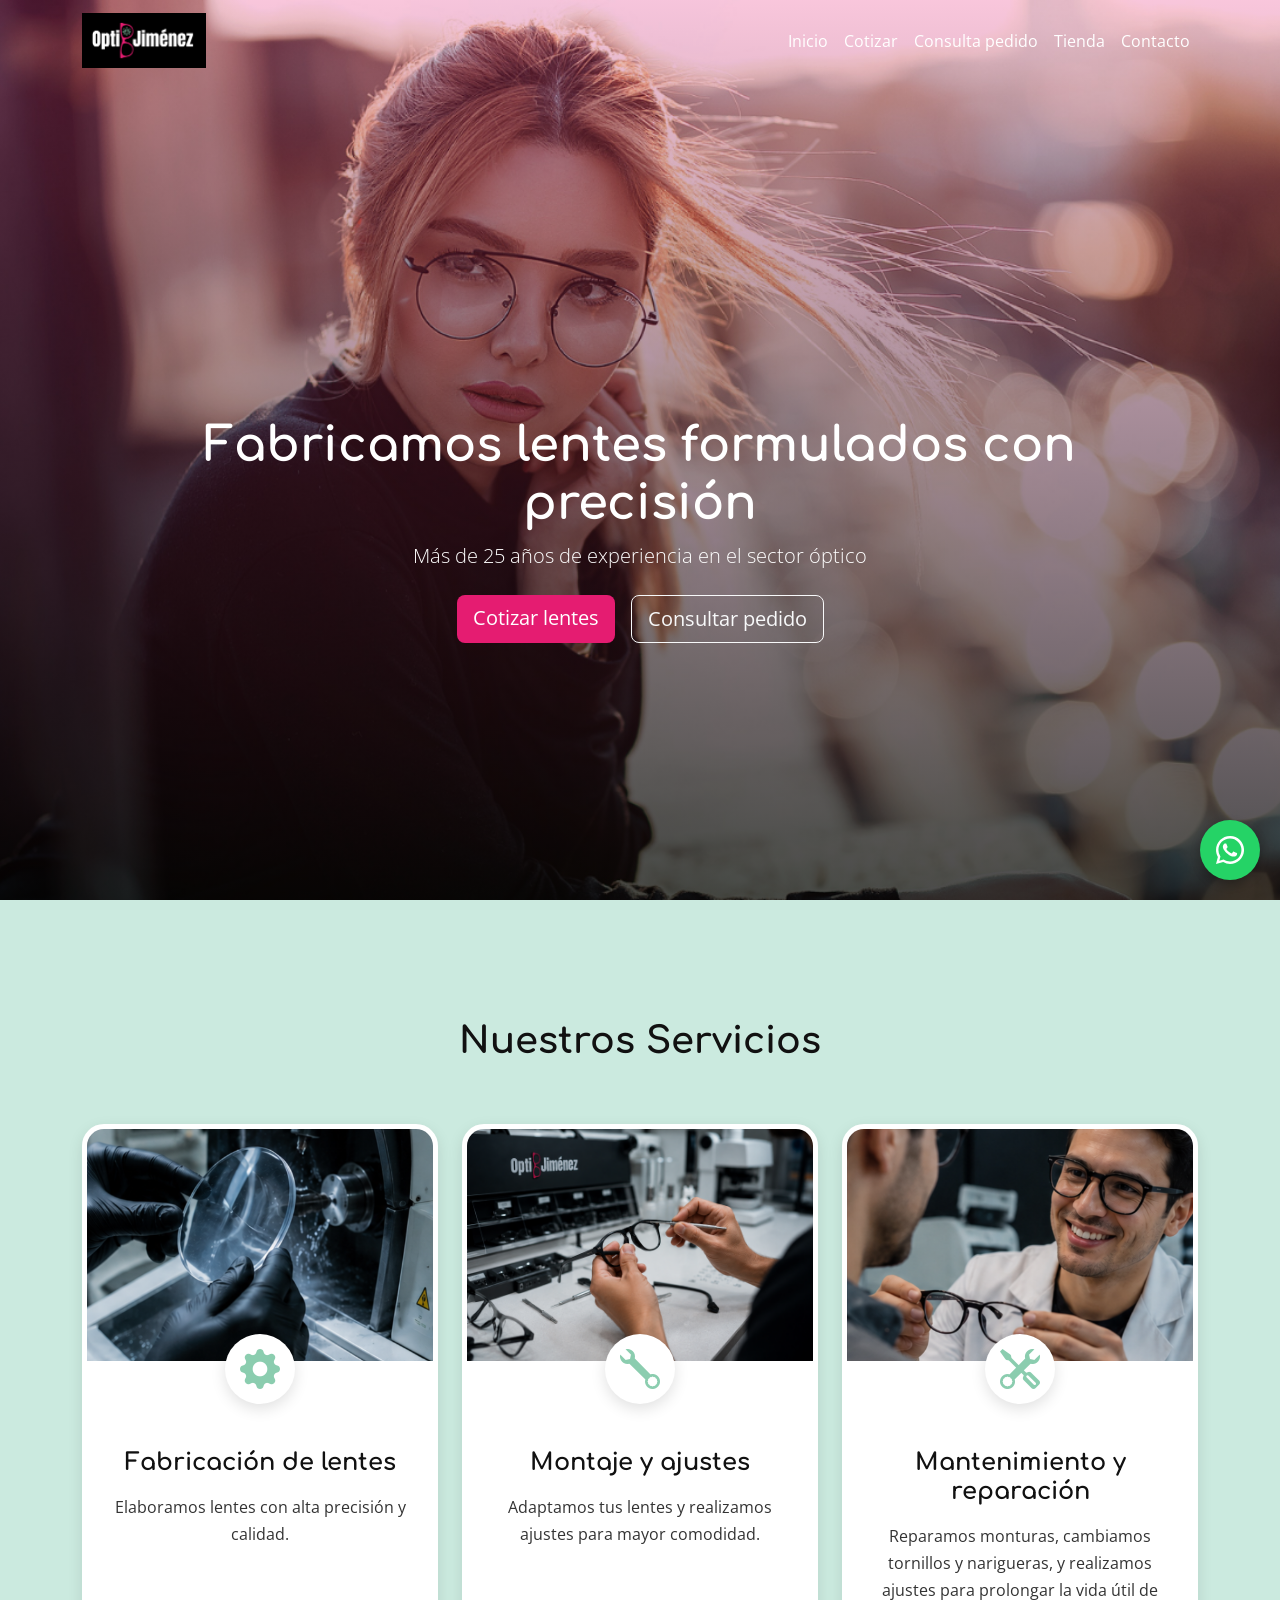
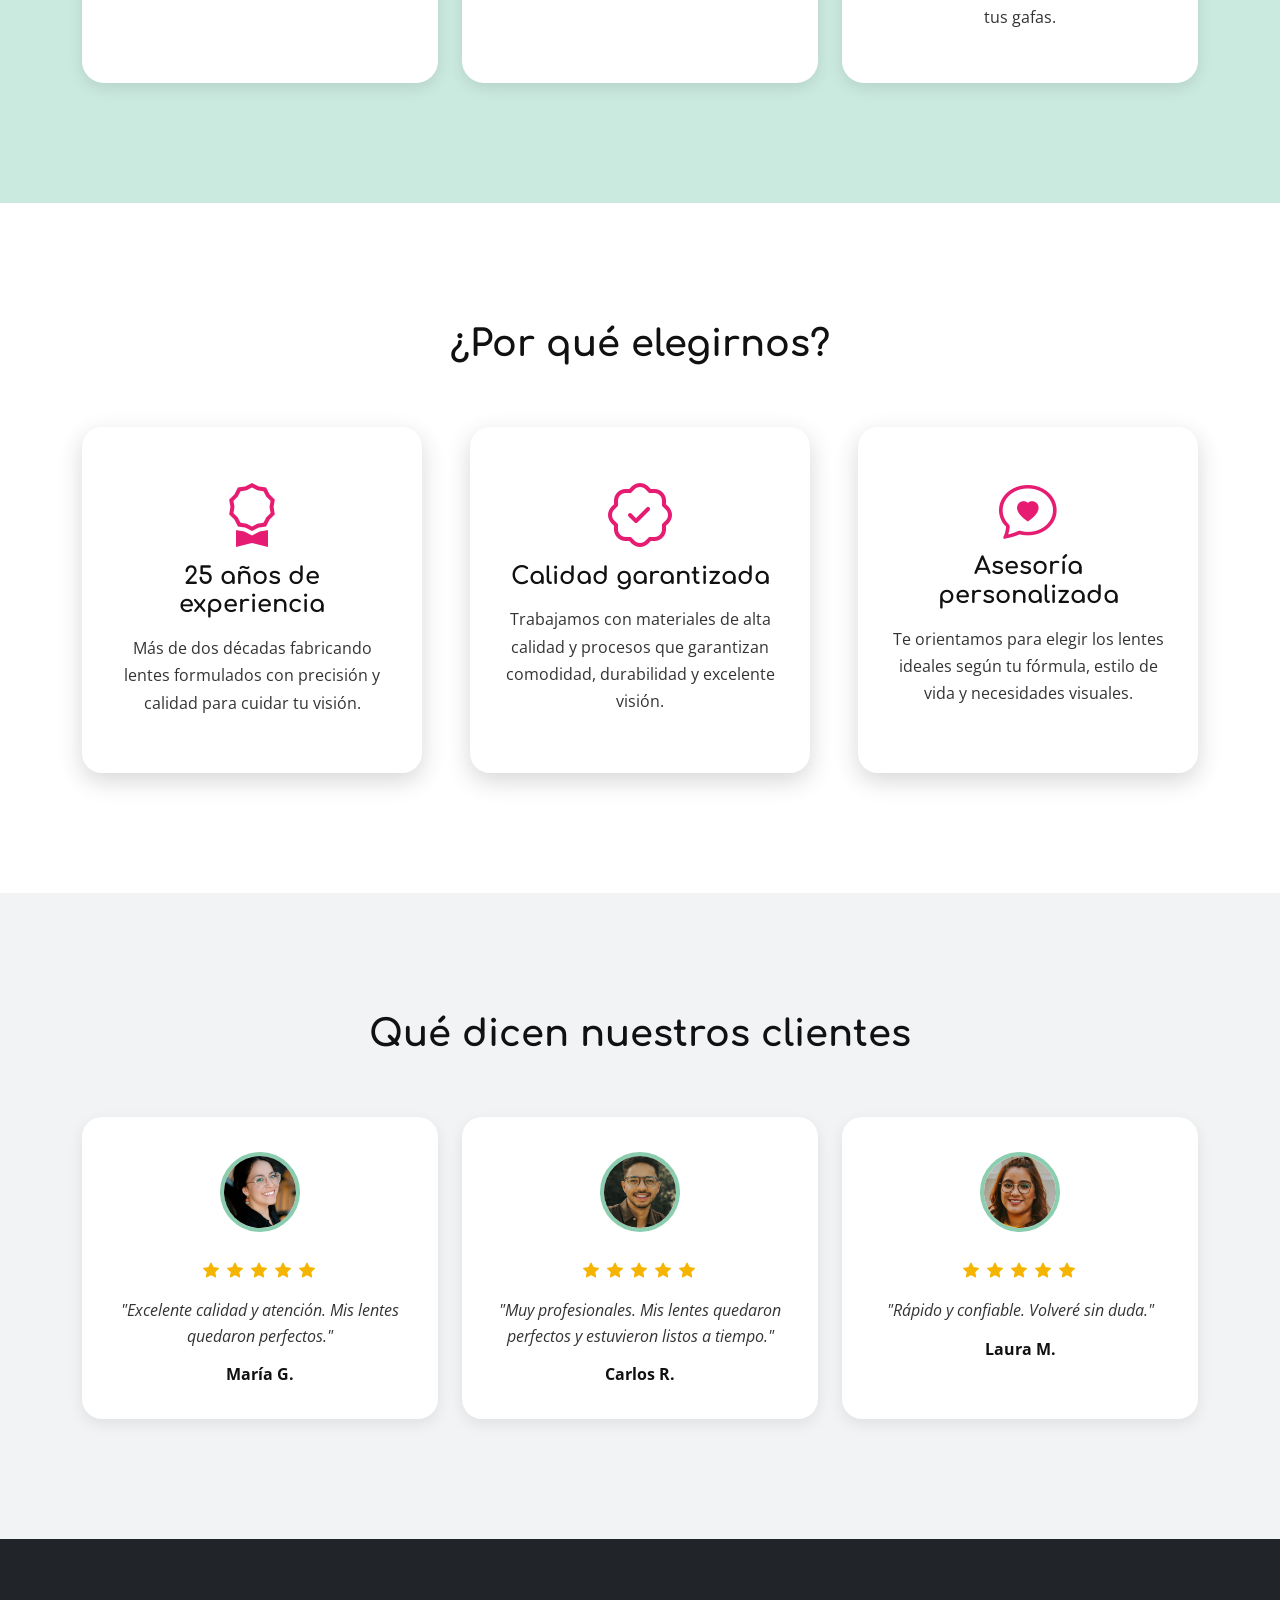
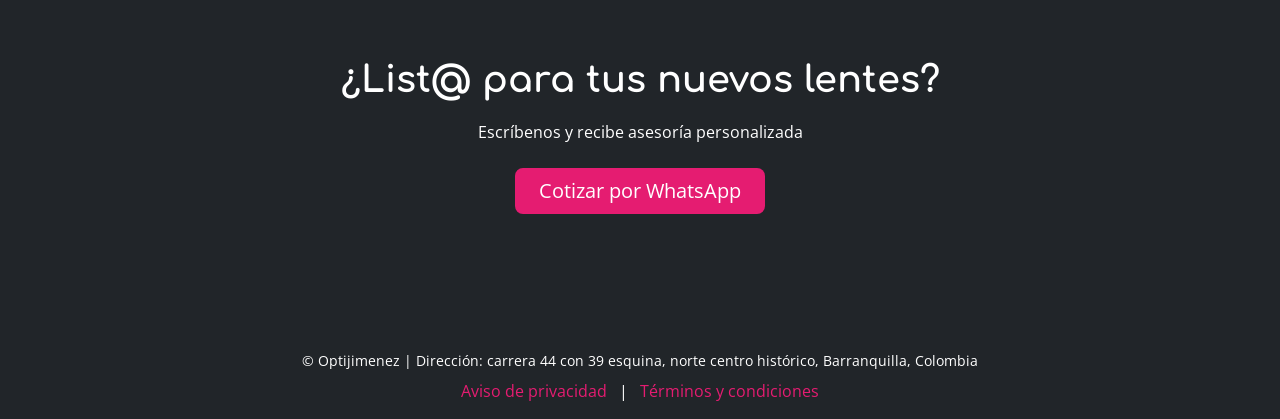
<file: index.html>
<!DOCTYPE html>
<html lang="es">
<head>
    <meta charset="UTF-8">
    <meta name="viewport" content="width=device-width, initial-scale=1.0">
    <title>Opti-Jiménez</title>

    <!-- FAVICON -->
    <link rel="icon" type="image/png" sizes="32x32" href="img/favicon.png">
    <link rel="icon" type="image/png" sizes="64x64" href="img/favicon.png">    

    <!-- BOOTSTRAP -->
    <link href="https://cdn.jsdelivr.net/npm/bootstrap@5.3.3/dist/css/bootstrap.min.css" rel="stylesheet">
    <!-- BOOTSTRAP ICONS-->
    <link rel="stylesheet" href="https://cdn.jsdelivr.net/npm/bootstrap-icons@1.11.3/font/bootstrap-icons.min.css">
    <!-- TIPOGRAFÍA -->
    <link href="https://fonts.googleapis.com/css2?family=Comfortaa:wght@400;600;700&family=Open+Sans:wght@300;400;600&display=swap" rel="stylesheet">

    <!-- CSS -->
    <link rel="stylesheet" href="./css/styles.css">
</head>
<body>

<!-- NAVBAR -->
<!-- MENÚ DE NAVEGACIÓN -->
<div id="menu-container"></div>

<!-- HERO -->
<header class="hero d-flex align-items-center text-center text-white">
    <div class="container contenido-hero">
        <h1 class="display-5 fw-bold">
            Fabricamos lentes formulados con precisión
        </h1>
        <p class="lead">
            Más de 25 años de experiencia en el sector óptico
        </p>
               
        <div class="d-flex justify-content-center gap-3 mt-4 flex-wrap">
            <a href="cotizar.html#form-cotizacion" class="btn btn-primary btn-lg">
              Cotizar lentes
            </a>
            <a href="consulta.html#form-consulta" class="btn btn-outline-light btn-lg">
              Consultar pedido
            </a>
        </div>
    </div>
</header>

<!-- SERVICIOS -->
<section class="bg-soft section-lg">
  <div class="container text-center">

    <h2 class="section-title">Nuestros Servicios</h2>

    <div class="row g-4">

  <!-- SERVICIO 1 -->
  <div class="col-md-4">

    <div class="card servicio-card h-100 fade-in">

      <img src="img/taller.png" class="card-img-top" alt="Fabricación de lentes">
      
      <div class="service-circle">
        <i class="bi bi-gear-fill"></i>
      </div>

      <div class="card-body">

        <h4>Fabricación de lentes</h4>

        <p>
          Elaboramos lentes con alta precisión y calidad.
        </p>

      </div>

    </div>

  </div>

  <!-- SERVICIO 2 -->
  <div class="col-md-4">

    <div class="card servicio-card h-100 fade-in delay-1">

      <img src="img/montaje.png" class="card-img-top" alt="Montaje y mantenimiento">

      <div class="service-circle">
        <i class="bi bi-wrench icon-wrench"></i>
      </div>

      <div class="card-body">

        <h4>Montaje y ajustes</h4>

        <p>
          Adaptamos tus lentes y realizamos ajustes para mayor comodidad.
        </p>

      </div>

    </div>

  </div>

  <!-- SERVICIO 3 -->
  <div class="col-md-4">

    <div class="card servicio-card h-100 fade-in delay-2">

      <img src="img/asesor.png" class="card-img-top" alt="Asesoría personalizada">

      <div class="service-circle">
        <i class="bi bi-tools icon-tools"></i>
      </div>

      <div class="card-body">

        <h4>Mantenimiento y reparación</h4>

        <p>
          Reparamos monturas, cambiamos tornillos y narigueras, y realizamos ajustes para prolongar la vida útil de tus gafas.
        </p>

      </div>

    </div>

  </div>

</div>

  </div>
</section>

<!-- ¿POR QUÉ ELEGIRNOS? -->
<section class="section-lg">
  <div class="container text-center">

    <h2 class="section-title">¿Por qué elegirnos?</h2>

    <div class="row g-5">

      <!-- EXPERIENCIA -->
      <div class="col-md-4">

        <div class="why-card fade-in">

          <i class="bi bi-award why-icon"></i>

          <h4>25 años de experiencia</h4>

          <p>
          Más de dos décadas fabricando lentes formulados con precisión y calidad para cuidar tu visión.
          </p>

        </div>

        
      </div>

      <!-- CALIDAD -->
      <div class="col-md-4">

        <div class="why-card fade-in delay-1">

         <i class="bi bi-patch-check why-icon"></i>

          <h4>Calidad garantizada</h4>

          <p>
            Trabajamos con materiales de alta calidad y procesos que garantizan comodidad, durabilidad y excelente visión.
          </p>

        </div>

      </div>

      <!-- ASESORIA PERSONALIZADA -->
      <div class="col-md-4">

        <div class="why-card fade-in delay-2">

          <i class="bi bi-chat-heart why-icon chat-heart-icon"></i>

          <h4>Asesoría personalizada</h4>

          <p>
            Te orientamos para elegir los lentes ideales según tu fórmula, estilo de vida y necesidades visuales.
          </p>

        </div>  

      </div>    

    </div>

  </div>
</section>

<!-- TESTIMONIOS -->
<section class="bg-testimonials section-lg">
  <div class="container text-center">

    <h2 class="section-title">Qué dicen nuestros clientes</h2>

    <div class="row g-4">

      <!-- TESTIMONIO 1 -->
      <div class="col-md-4">

          <div class="testimonial-card h-100 fade-in">

            <img src="img/clientem1.png" class="rounded-circle mb-3" width="80" height="80" alt="Cliente">
            <div class="testimonial-stars mb-3">
                <i class="bi bi-star-fill"></i>
                <i class="bi bi-star-fill"></i>
                <i class="bi bi-star-fill"></i>
                <i class="bi bi-star-fill"></i>
                <i class="bi bi-star-fill"></i>
            </div>

            <p>"Excelente calidad y atención. Mis lentes quedaron perfectos."</p>

            <h6 class="mt-3 mb-0">María G.</h6>

          </div>  

      </div>

      <!-- TESTIMONIO 2 -->
      <div class="col-md-4">
        <div class="testimonial-card h-100 fade-in delay-1">

          <img src="img/clienteh2.png" class="rounded-circle mb-3" width="80" height="80" alt="Cliente">
          <div class="testimonial-stars mb-3">
              <i class="bi bi-star-fill"></i>
              <i class="bi bi-star-fill"></i>
              <i class="bi bi-star-fill"></i>
              <i class="bi bi-star-fill"></i>
              <i class="bi bi-star-fill"></i>
          </div>

          <p>"Muy profesionales. Mis lentes quedaron perfectos y estuvieron listos a tiempo."</p>

          <h6 class="mt-3 mb-0">Carlos R.</h6>

        </div>
      </div>

    <!-- TESTIMONIO 3 -->
      <div class="col-md-4">
        <div class="testimonial-card h-100 fade-in delay-2">

          <img src="img/clientem3.png" class="rounded-circle mb-3" width="80" height="80" alt="Cliente">
          <div class="testimonial-stars mb-3">
              <i class="bi bi-star-fill"></i>
              <i class="bi bi-star-fill"></i>
              <i class="bi bi-star-fill"></i>
              <i class="bi bi-star-fill"></i>
              <i class="bi bi-star-fill"></i>
          </div>

          <p>"Rápido y confiable. Volveré sin duda."</p>

          <h6 class="mt-3 mb-0">Laura M.</h6>

        </div>
      </div>

    </div>

  </div>
</section>

<!-- WHATSAPP -->
<a href="https://wa.me/+573182627710" 
   class="whatsapp-float" 
   target="_blank">

   <svg xmlns="http://www.w3.org/2000/svg" 
        width="28" height="28" 
        fill="white" 
        viewBox="0 0 24 24">
     <path d="M20.52 3.48A11.8 11.8 0 0 0 12.03 0C5.39 0 .02 5.36.02 12c0 2.11.55 4.17 1.6 5.99L0 24l6.18-1.62A11.94 11.94 0 0 0 12.03 24c6.63 0 12-5.36 12-12 0-3.2-1.25-6.21-3.51-8.52zM12.03 21.8c-1.82 0-3.6-.49-5.15-1.41l-.37-.22-3.67.96.98-3.58-.24-.37a9.8 9.8 0 0 1-1.51-5.18c0-5.44 4.42-9.85 9.87-9.85 2.63 0 5.1 1.02 6.97 2.9a9.8 9.8 0 0 1 2.9 6.96c0 5.44-4.42 9.85-9.78 9.85zm5.4-7.38c-.3-.15-1.77-.87-2.04-.97-.27-.1-.47-.15-.67.15s-.77.97-.94 1.17c-.17.2-.35.22-.65.07-.3-.15-1.27-.47-2.42-1.5-.9-.8-1.5-1.78-1.68-2.08-.17-.3-.02-.46.13-.61.13-.13.3-.35.45-.52.15-.17.2-.3.3-.5.1-.2.05-.37-.02-.52-.07-.15-.67-1.62-.92-2.22-.24-.58-.49-.5-.67-.5h-.57c-.2 0-.52.07-.8.37s-1.05 1.02-1.05 2.48 1.08 2.87 1.23 3.07c.15.2 2.12 3.24 5.14 4.54.72.31 1.28.5 1.72.64.72.23 1.38.2 1.9.12.58-.09 1.77-.72 2.02-1.42.25-.7.25-1.3.17-1.42-.08-.12-.27-.2-.57-.35z"/>
   </svg>

</a>

<!-- CONTACTO -->
<section class="text-center bg-dark text-white section-lg">
  <div class="container">

    <h2 class="mb-3 contacto-title text-white">¿List@ para tus nuevos lentes?</h2>

    <p class="mb-4">
      Escríbenos y recibe asesoría personalizada
    </p>

    <a href="https://wa.me/3182627710" target="_blank" class="btn btn-primary btn-lg px-4">
      Cotizar por WhatsApp
    </a>

  </div>
</section>

<!-- FOOTER -->
<footer class="bg-dark text-center py-3">
  <div class="container">

    <p class="small footer-text mb-2">
      © Optijimenez | Dirección: carrera 44 con 39 esquina, norte centro histórico, Barranquilla, Colombia
    </p>

    <p class="mb-0">
      <a href="aviso-privacidad.html" class="footer-link text-decoration-none">Aviso de privacidad</a>
      <span class="mx-2 footer-text">|</span>
      <a href="terminos-condiciones.html" class="footer-link text-decoration-none">Términos y condiciones</a>
    </p>

  </div>
</footer>

<!-- BOOTSTRAP JS -->
<script src="https://cdn.jsdelivr.net/npm/bootstrap@5.3.3/dist/js/bootstrap.bundle.min.js"></script>

<!-- ENLACE JS -->
<script src="script.js"></script>
</body>
</html>
</file>
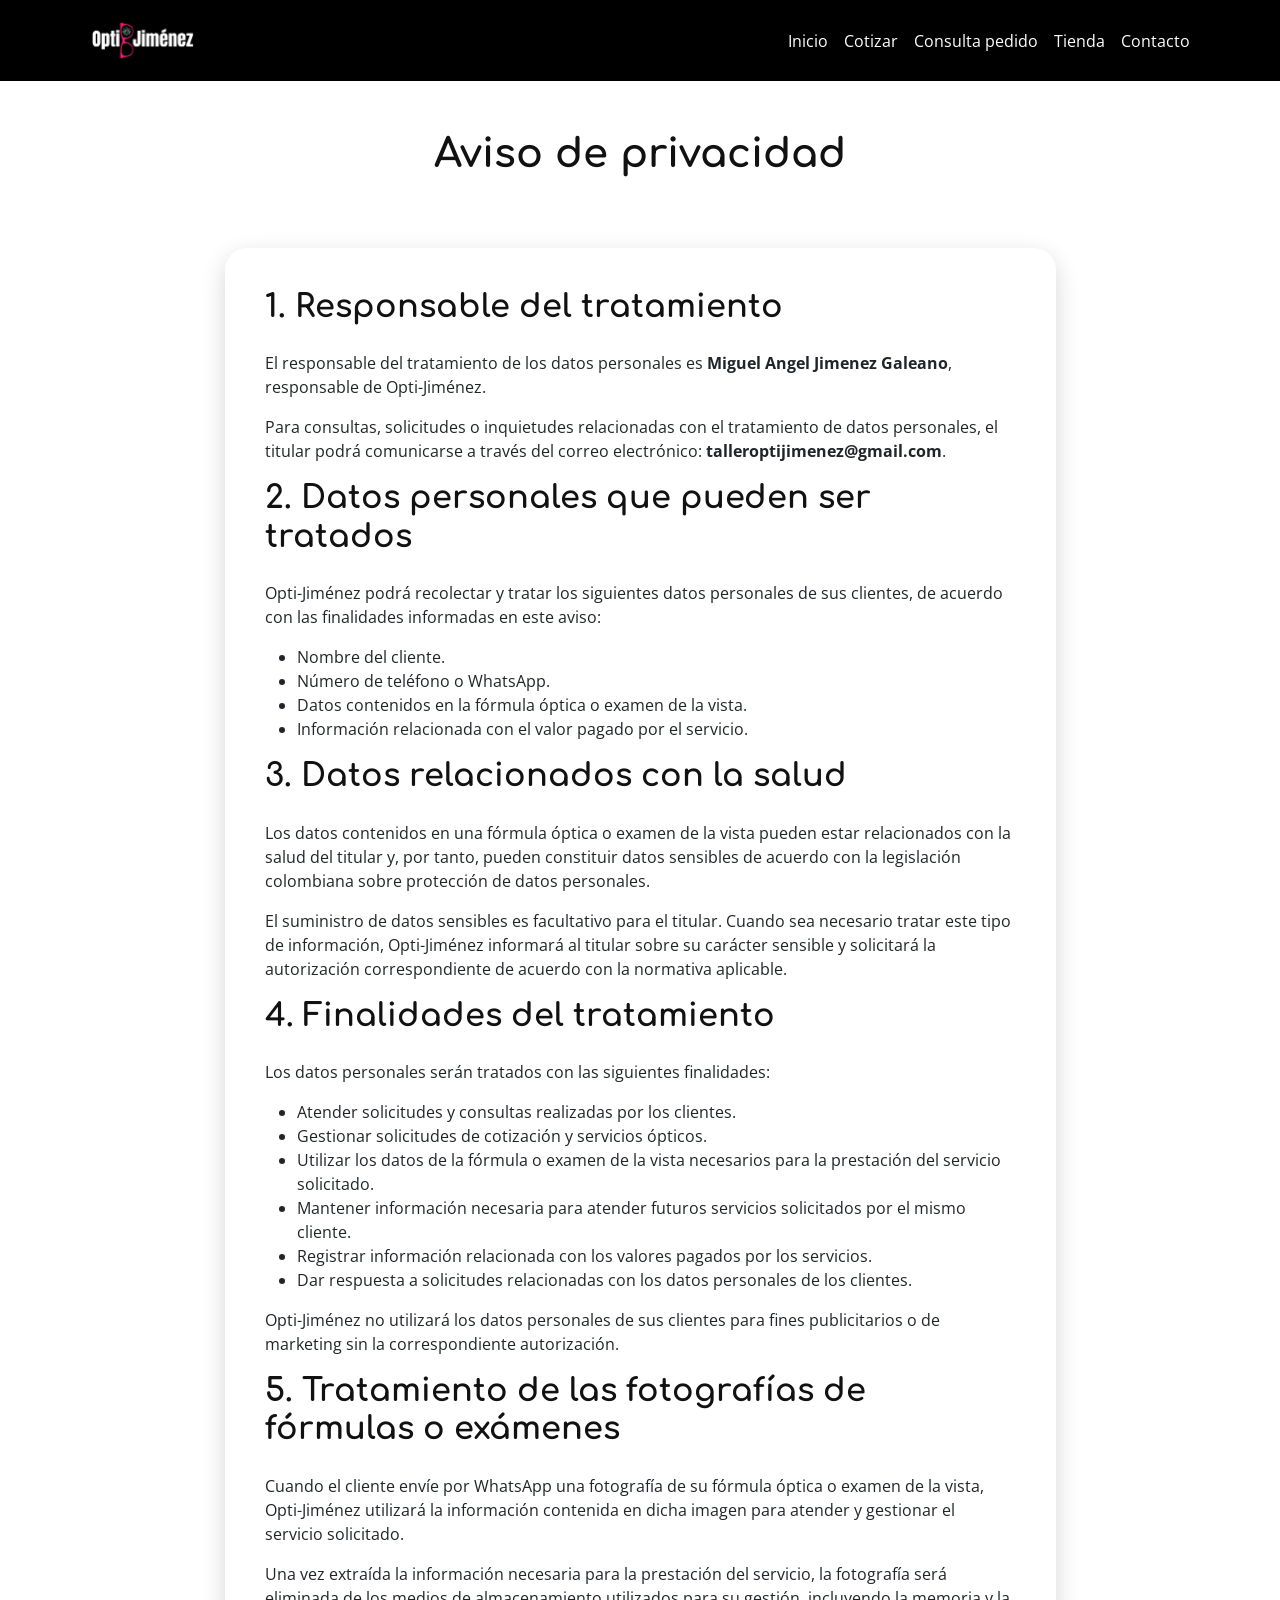
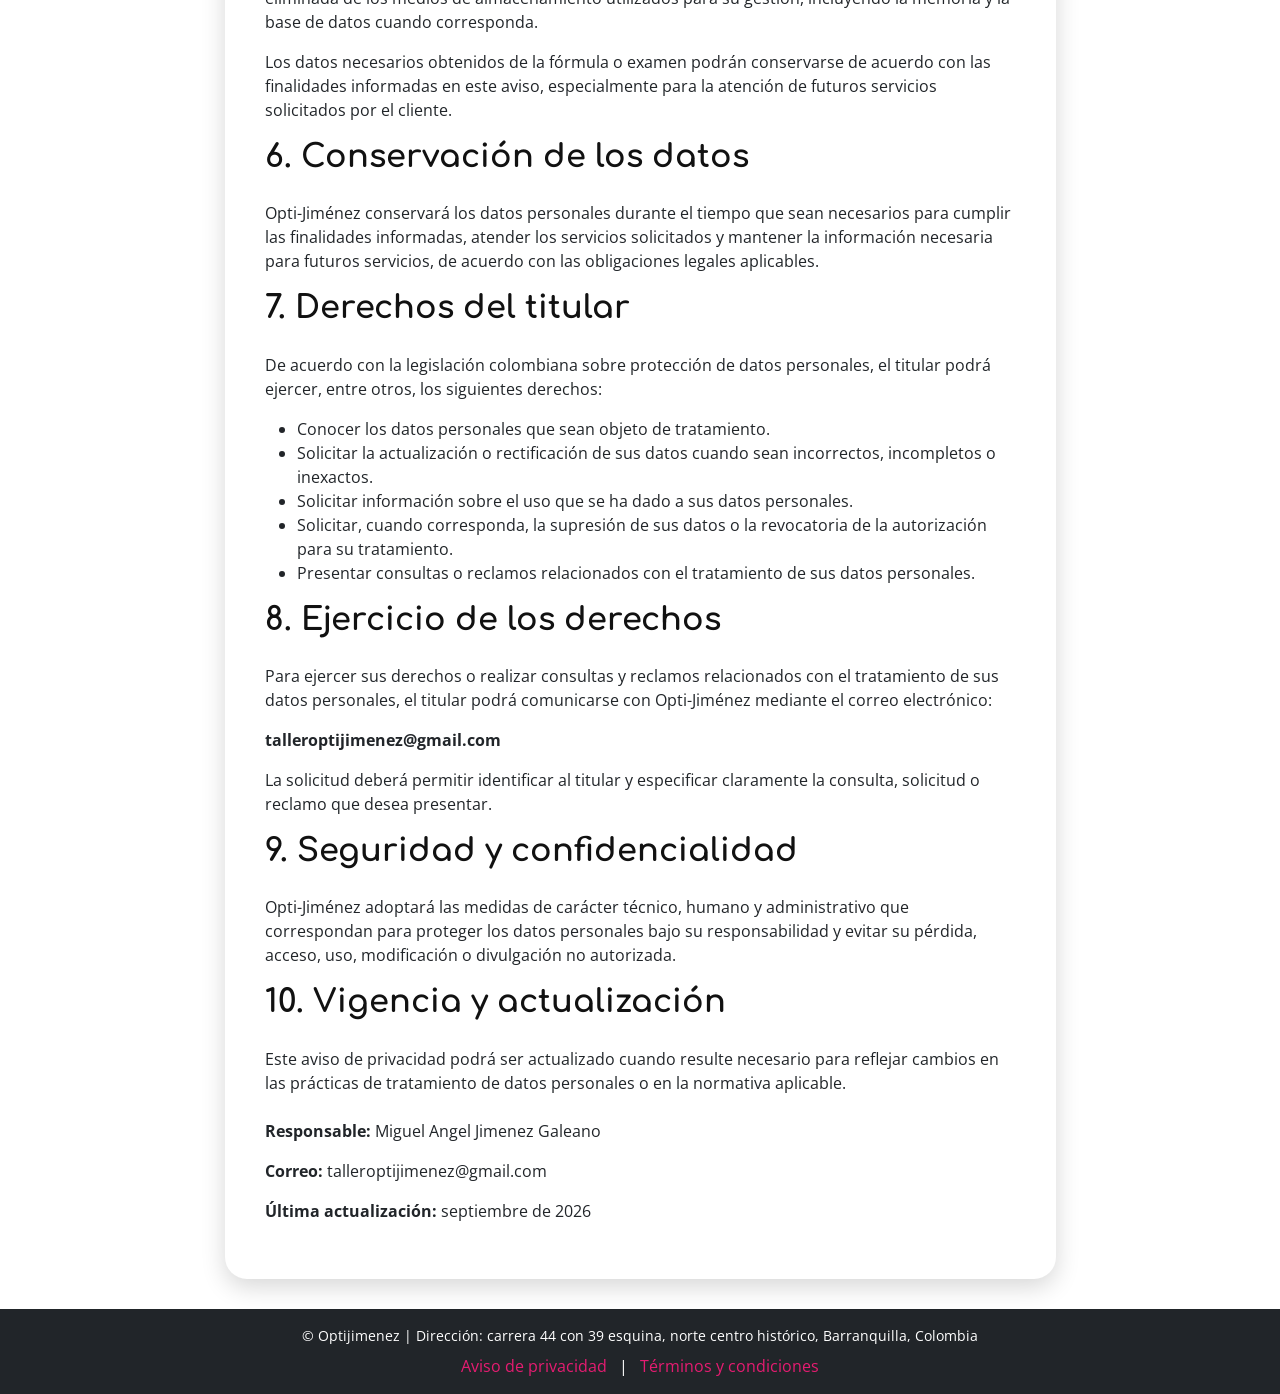
<file: aviso-privacidad.html>
<!DOCTYPE html>
<html lang="es">

<head>
    <meta charset="UTF-8">
    <meta name="viewport" content="width=device-width, initial-scale=1.0">

    <title>Aviso de privacidad | Opti-Jiménez</title>

    <!-- FAVICON -->
    <link rel="icon" type="image/png" sizes="32x32" href="img/favicon.png">
    <link rel="icon" type="image/png" sizes="64x64" href="img/favicon.png">

    <!-- BOOTSTRAP -->
    <link href="https://cdn.jsdelivr.net/npm/bootstrap@5.3.3/dist/css/bootstrap.min.css" rel="stylesheet">

    <!-- BOOTSTRAP ICONS -->
    <link rel="stylesheet" href="https://cdn.jsdelivr.net/npm/bootstrap-icons@1.11.3/font/bootstrap-icons.min.css">

    <!-- TIPOGRAFÍA -->
    <link href="https://fonts.googleapis.com/css2?family=Comfortaa:wght@400;600;700&family=Open+Sans:wght@300;400;600&display=swap" rel="stylesheet">

    <!-- CSS -->
    <link rel="stylesheet" href="./css/styles.css">
</head>

<body class="legal-page">

    <!-- NAVBAR -->
    <!-- MENÚ DE NAVEGACIÓN -->
    <div id="menu-container"></div>

    <!-- ENCABEZADO AVISO DE PRIVACIDAD -->
    <header class="legal-header">

        <div class="container text-center">

            <h1>
                Aviso de privacidad
            </h1>

        </div>

    </header>


    <!-- CONTENIDO LEGAL -->
    <section class="legal-content">

        <div class="container">

            <div class="row justify-content-center">

                <div class="col-lg-9">

                    <div class="contacto-card">

                        <h2>1. Responsable del tratamiento</h2>

                        <p>
                            El responsable del tratamiento de los datos personales es
                            <strong>Miguel Angel Jimenez Galeano</strong>, responsable de
                            Opti-Jiménez.
                        </p>

                        <p>
                            Para consultas, solicitudes o inquietudes relacionadas con el
                            tratamiento de datos personales, el titular podrá comunicarse a
                            través del correo electrónico:
                            <strong>talleroptijimenez@gmail.com</strong>.
                        </p>


                        <h2>2. Datos personales que pueden ser tratados</h2>

                        <p>
                            Opti-Jiménez podrá recolectar y tratar los siguientes datos
                            personales de sus clientes, de acuerdo con las finalidades
                            informadas en este aviso:
                        </p>

                            <ul>
                                <li>Nombre del cliente.</li>
                                <li>Número de teléfono o WhatsApp.</li>
                                <li>Datos contenidos en la fórmula óptica o examen de la vista.</li>
                                <li>Información relacionada con el valor pagado por el servicio.</li>
                            </ul>


                        <h2>3. Datos relacionados con la salud</h2>

                        <p>
                            Los datos contenidos en una fórmula óptica o examen de la vista
                            pueden estar relacionados con la salud del titular y, por tanto,
                            pueden constituir datos sensibles de acuerdo con la legislación
                            colombiana sobre protección de datos personales.
                        </p>

                        <p>
                            El suministro de datos sensibles es facultativo para el titular.
                            Cuando sea necesario tratar este tipo de información, Opti-Jiménez
                            informará al titular sobre su carácter sensible y solicitará la
                            autorización correspondiente de acuerdo con la normativa aplicable.
                        </p>


                        <h2>4. Finalidades del tratamiento</h2>

                        <p>
                            Los datos personales serán tratados con las siguientes finalidades:
                        </p>

                            <ul>
                                <li>Atender solicitudes y consultas realizadas por los clientes.</li>
                                <li>Gestionar solicitudes de cotización y servicios ópticos.</li>
                                <li>Utilizar los datos de la fórmula o examen de la vista necesarios
                                   para la prestación del servicio solicitado.</li>
                                <li>Mantener información necesaria para atender futuros servicios
                                    solicitados por el mismo cliente.</li>
                                <li>Registrar información relacionada con los valores pagados por
                                    los servicios.</li>
                                <li>Dar respuesta a solicitudes relacionadas con los datos personales
                                    de los clientes.</li>
                            </ul>

                        <p>
                            Opti-Jiménez no utilizará los datos personales de sus clientes para
                            fines publicitarios o de marketing sin la correspondiente
                            autorización.
                        </p>

                        <h2>5. Tratamiento de las fotografías de fórmulas o exámenes</h2>

                        <p>
                            Cuando el cliente envíe por WhatsApp una fotografía de su fórmula
                            óptica o examen de la vista, Opti-Jiménez utilizará la información
                            contenida en dicha imagen para atender y gestionar el servicio
                            solicitado.
                        </p>

                        <p>
                            Una vez extraída la información necesaria para la prestación del
                            servicio, la fotografía será eliminada de los medios de
                            almacenamiento utilizados para su gestión, incluyendo la memoria
                            y la base de datos cuando corresponda.
                        </p>

                        <p>
                            Los datos necesarios obtenidos de la fórmula o examen podrán
                            conservarse de acuerdo con las finalidades informadas en este aviso,
                            especialmente para la atención de futuros servicios solicitados
                            por el cliente.
                        </p>


                        <h2>6. Conservación de los datos</h2>
                        <p>
                            Opti-Jiménez conservará los datos personales durante el tiempo que
                            sean necesarios para cumplir las finalidades informadas, atender
                            los servicios solicitados y mantener la información necesaria para
                            futuros servicios, de acuerdo con las obligaciones legales
                            aplicables.
                        </p>


                        <h2>7. Derechos del titular</h2>

                        <p>
                            De acuerdo con la legislación colombiana sobre protección de datos
                            personales, el titular podrá ejercer, entre otros, los siguientes
                            derechos:
                        </p>

                            <ul>
                                <li>Conocer los datos personales que sean objeto de tratamiento.</li>
                                <li>Solicitar la actualización o rectificación de sus datos cuando
                                    sean incorrectos, incompletos o inexactos.</li>
                                <li>Solicitar información sobre el uso que se ha dado a sus datos
                                    personales.</li>
                                <li>Solicitar, cuando corresponda, la supresión de sus datos o la
                                    revocatoria de la autorización para su tratamiento.</li>
                                <li>Presentar consultas o reclamos relacionados con el tratamiento
                                    de sus datos personales.</li>   
                            </ul>


                        <h2>8. Ejercicio de los derechos</h2>

                        <p>
                            Para ejercer sus derechos o realizar consultas y reclamos
                            relacionados con el tratamiento de sus datos personales, el titular
                            podrá comunicarse con Opti-Jiménez mediante el correo electrónico:
                        </p>

                        <p>
                            <strong>talleroptijimenez@gmail.com</strong>
                        </p>

                        <p>
                            La solicitud deberá permitir identificar al titular y especificar
                            claramente la consulta, solicitud o reclamo que desea presentar.
                        </p>


                        <h2>9. Seguridad y confidencialidad</h2>

                        <p>
                            Opti-Jiménez adoptará las medidas de carácter técnico, humano y
                            administrativo que correspondan para proteger los datos personales
                            bajo su responsabilidad y evitar su pérdida, acceso, uso,
                            modificación o divulgación no autorizada.
                            </p>


                        <h2>10. Vigencia y actualización</h2>

                        <p>
                            Este aviso de privacidad podrá ser actualizado cuando resulte
                            necesario para reflejar cambios en las prácticas de tratamiento de
                            datos personales o en la normativa aplicable.
                        </p>

                        <p class="mt-4">
                            <strong>Responsable:</strong> Miguel Angel Jimenez Galeano
                        </p>

                        <p>
                            <strong>Correo:</strong> talleroptijimenez@gmail.com
                        </p>

                        <p>
                            <strong>Última actualización:</strong> septiembre de 2026
                        </p>

                    </div>
                </div>
            </div>
        </div>
    </section>


    <!-- FOOTER -->
    <footer class="bg-dark text-center py-3">

        <div class="container">

            <p class="small footer-text mb-2">
                © Optijimenez | Dirección: carrera 44 con 39 esquina,
                norte centro histórico, Barranquilla, Colombia
            </p>

            <p class="mb-0">

                <a href="aviso-privacidad.html"
                   class="footer-link text-decoration-none">
                    Aviso de privacidad
                </a>

                <span class="mx-2 footer-text">|</span>

                <a href="terminos-condiciones.html"
                   class="footer-link text-decoration-none">
                    Términos y condiciones
                </a>

            </p>

        </div>

    </footer>


    <!-- BOOTSTRAP JS -->
    <script src="https://cdn.jsdelivr.net/npm/bootstrap@5.3.3/dist/js/bootstrap.bundle.min.js"></script>

    <!-- ENLACE JS -->
    <script src="script.js"></script>

</body>

</html>
</file>
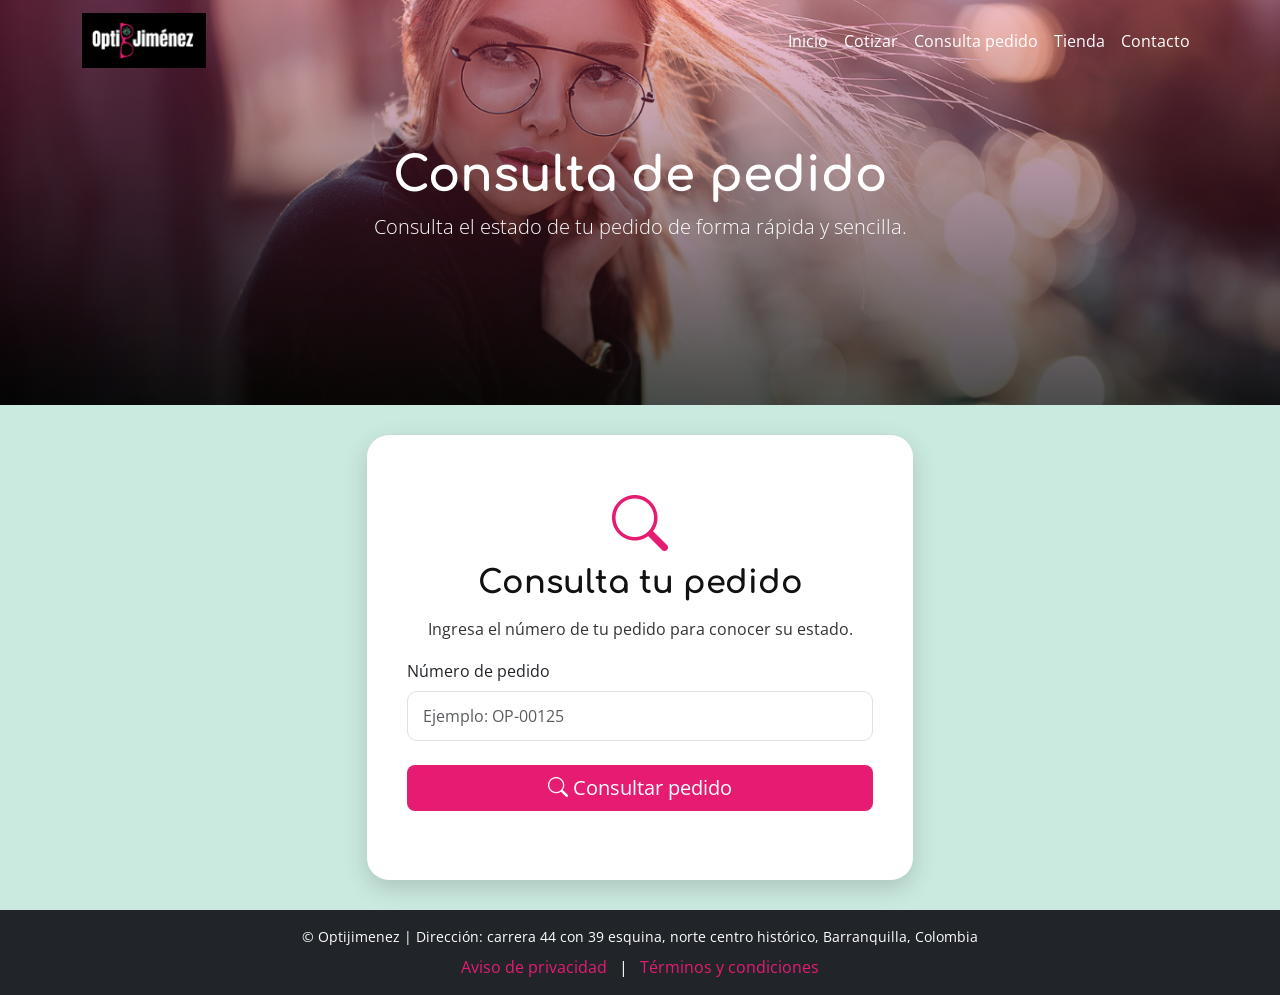
<file: consulta.html>
<!DOCTYPE html>
<html lang="es">
<head>
    <meta charset="UTF-8">
    <meta name="viewport" content="width=device-width, initial-scale=1.0">

    <title>Consulta de pedido | Opti-Jiménez</title>

    <!-- BOOTSTRAP -->
    <link href="https://cdn.jsdelivr.net/npm/bootstrap@5.3.3/dist/css/bootstrap.min.css" rel="stylesheet">

    <!-- BOOTSTRAP ICONS -->
    <link rel="stylesheet" href="https://cdn.jsdelivr.net/npm/bootstrap-icons@1.11.3/font/bootstrap-icons.min.css">

    <!-- TIPOGRAFÍA -->
    <link href="https://fonts.googleapis.com/css2?family=Comfortaa:wght@400;600;700&family=Open+Sans:wght@300;400;600&display=swap" rel="stylesheet">

    <!-- CSS -->
    <link rel="stylesheet" href="./css/styles.css">
</head>

<body>
<!-- NAVBAR -->
<!-- MENÚ DE NAVEGACIÓN -->
<div id="menu-container"></div>

<!-- ENCABEZADO CONSULTA -->
<header class="consulta-header d-flex align-items-center text-center text-white">
    <div class="container">
        <h1 class="display-5 fw-bold">
            Consulta de pedido
        </h1>

        <p class="lead">
            Consulta el estado de tu pedido de forma rápida y sencilla.
        </p>
    </div>
</header>

<!-- FORMULARIO CONSULTA DE PEDIDO -->
<section class="consulta-section section-lg">
    <div class="container">

        <div class="row justify-content-center">

            <div class="col-md-7 col-lg-6">

                <div class="consulta-card">

                    <div class="text-center">

                        <i class="bi bi-search consulta-icon"></i>

                        <h2>Consulta tu pedido</h2>

                        <p>
                            Ingresa el número de tu pedido para conocer su estado.
                        </p>

                    </div>

                    <form id="form-consulta">

                        <div class="mb-4">
                            <label for="numero-pedido" class="form-label">
                                Número de pedido
                            </label>

                            <input
                                type="text"
                                class="form-control"
                                id="numero-pedido"
                                placeholder="Ejemplo: OP-00125"
                                required
                            >
                        </div>

                        <button type="submit" class="btn btn-primary btn-lg w-100">
                            <i class="bi bi-search"></i>
                            Consultar pedido
                        </button>

                    </form>

                    <div id="resultado-pedido" class="mt-4"></div>

                </div>

            </div>

        </div>

    </div>
</section>

<!-- FOOTER -->
<footer class="bg-dark text-center py-3">

    <div class="container">

        <p class="small footer-text mb-2">
            © Optijimenez | Dirección: carrera 44 con 39 esquina,
            norte centro histórico, Barranquilla, Colombia
        </p>

        <p class="mb-0">

            <a href="aviso-privacidad.html" class="footer-link text-decoration-none">
                Aviso de privacidad
            </a>

            <span class="mx-2 footer-text">|</span>

            <a href="terminos-condiciones.html" class="footer-link text-decoration-none">
                Términos y condiciones
            </a>

        </p>

    </div>

</footer>

<!-- BOOTSTRAP JS -->
<script src="https://cdn.jsdelivr.net/npm/bootstrap@5.3.3/dist/js/bootstrap.bundle.min.js"></script>

<!-- ENLACE JS -->
<script src="script.js"></script>
</body>
</html>
</file>
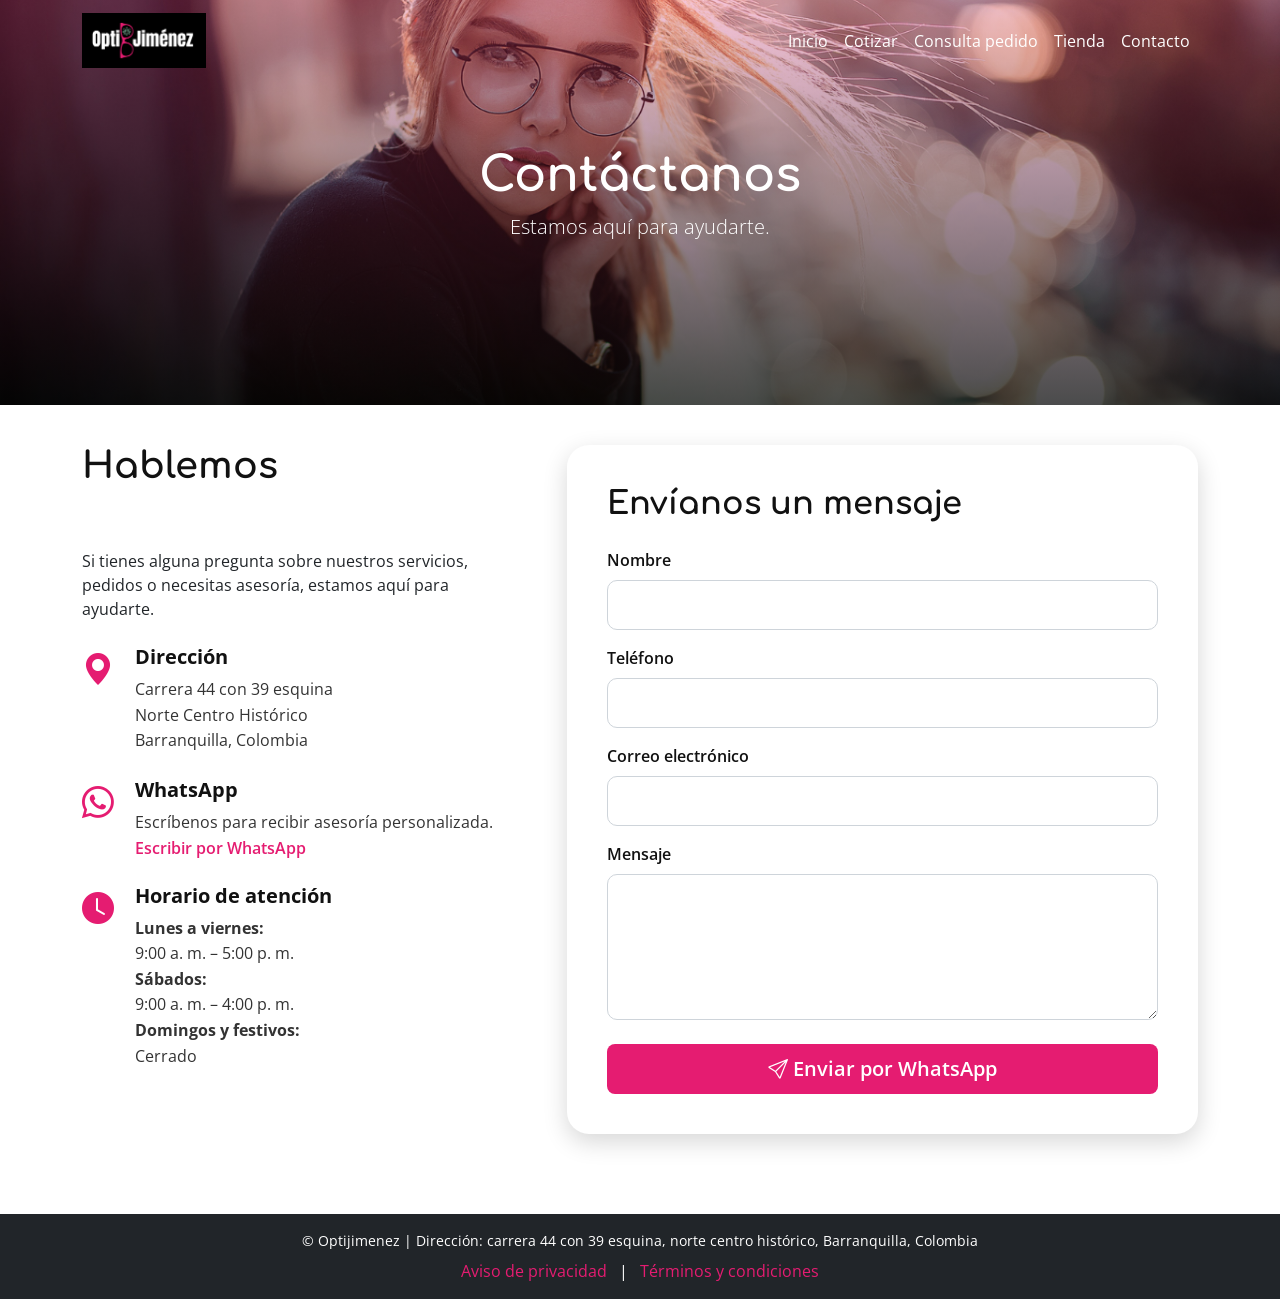
<file: contacto.html>
<!DOCTYPE html>
<html lang="es">

<head>
    <meta charset="UTF-8">
    <meta name="viewport" content="width=device-width, initial-scale=1.0">

    <title>Contacto | Opti-Jiménez</title>

    <!-- FAVICON -->
    <link rel="icon" type="image/png" sizes="32x32" href="img/favicon.png">
    <link rel="icon" type="image/png" sizes="64x64" href="img/favicon.png">

    <!-- BOOTSTRAP -->
    <link href="https://cdn.jsdelivr.net/npm/bootstrap@5.3.3/dist/css/bootstrap.min.css" rel="stylesheet">

    <!-- BOOTSTRAP ICONS -->
    <link rel="stylesheet" href="https://cdn.jsdelivr.net/npm/bootstrap-icons@1.11.3/font/bootstrap-icons.min.css">

    <!-- TIPOGRAFÍA -->
    <link href="https://fonts.googleapis.com/css2?family=Comfortaa:wght@400;600;700&family=Open+Sans:wght@300;400;600&display=swap" rel="stylesheet">

    <!-- CSS -->
    <link rel="stylesheet" href="./css/styles.css">
</head>

<body>

    <!-- NAVBAR -->
    <!-- MENÚ DE NAVEGACIÓN -->
    <div id="menu-container"></div>


    <!-- ENCABEZADO CONTACTO -->
    <header class="consulta-header d-flex align-items-center text-center text-white">

        <div class="container">

            <h1 class="display-5 fw-bold">
                Contáctanos
            </h1>

            <p class="lead">
                Estamos aquí para ayudarte.
            </p>

        </div>

    </header>


<!-- CONTENIDO CONTACTO -->
<section class="contacto-section section-lg">

    <div class="container">

        <div class="row g-5">

            <!-- INFORMACIÓN DE CONTACTO -->
            <div class="col-md-5">

                <h2 class="section-title">
                    Hablemos
                </h2>

                <p class="mb-4">
                    Si tienes alguna pregunta sobre nuestros servicios,
                    pedidos o necesitas asesoría, estamos aquí para ayudarte.
                </p>

                <!-- DIRECCIÓN -->
                <div class="contacto-info mb-4">

                    <i class="bi bi-geo-alt-fill contacto-icon"></i>

                    <div>
                        <h5>Dirección</h5>

                        <p>
                            Carrera 44 con 39 esquina<br>
                            Norte Centro Histórico<br>
                            Barranquilla, Colombia
                        </p>
                    </div>

                </div>


                <!-- WHATSAPP -->
                <div class="contacto-info mb-4">

                    <i class="bi bi-whatsapp contacto-icon"></i>

                    <div>

                        <h5>WhatsApp</h5>

                        <p>
                            Escríbenos para recibir asesoría
                            personalizada.
                        </p>

                        <a
                            href="https://wa.me/573182627710"
                            target="_blank"
                            class="contacto-link">

                            Escribir por WhatsApp

                        </a>

                    </div>

                </div>


                <!-- HORARIO -->
                <div class="contacto-info">

                    <i class="bi bi-clock-fill contacto-icon"></i>

                    <div>

                        <h5>Horario de atención</h5>

                        <p>
                            <strong>Lunes a viernes:</strong><br>
                            9:00 a. m. – 5:00 p. m.
                        </p>

                        <p>
                            <strong>Sábados:</strong><br>
                            9:00 a. m. – 4:00 p. m.
                        </p>

                        <p>
                            <strong>Domingos y festivos:</strong><br>
                            Cerrado
                        </p>

                    </div>

                </div>

            </div>


            <!-- FORMULARIO -->
            <div class="col-md-7">

                <div class="contacto-card">

                    <h2>
                        Envíanos un mensaje
                    </h2>

                    <form id="form-contacto">

                        <div class="mb-3">

                            <label for="nombre" class="form-label">
                                Nombre
                            </label>

                            <input
                                type="text"
                                class="form-control"
                                id="nombre"
                                required
                            >

                        </div>


                        <div class="mb-3">

                            <label for="telefono" class="form-label">
                                Teléfono
                            </label>

                            <input
                                type="tel"
                                class="form-control"
                                id="telefono"
                                inputmode="numeric"
                                pattern="[0-9]+"
                                required
                            >

                        </div>


                        <div class="mb-3">

                            <label for="correo" class="form-label">
                                Correo electrónico
                            </label>

                            <input
                                type="email"
                                class="form-control"
                                id="correo"
                                required
                            >

                        </div>


                        <div class="mb-4">

                            <label for="mensaje" class="form-label">
                                Mensaje
                            </label>

                            <textarea
                                class="form-control"
                                id="mensaje"
                                rows="5"
                                required
                            ></textarea>

                        </div>


                        <button
                            type="submit"
                            class="btn btn-primary btn-lg w-100">

                            <i class="bi bi-send"></i>
                            Enviar por WhatsApp

                        </button>

                    </form>

                </div>

            </div>

        </div>

    </div>

</section>

<!-- FOOTER -->
<footer class="bg-dark text-center py-3">

    <div class="container">

        <p class="small footer-text mb-2">
            © Optijimenez | Dirección: carrera 44 con 39 esquina,
            norte centro histórico, Barranquilla, Colombia
        </p>

        <p class="mb-0">

            <a href="aviso-privacidad.html" class="footer-link text-decoration-none">
                Aviso de privacidad
            </a>

            <span class="mx-2 footer-text">|</span>

            <a href="terminos-condiciones.html" class="footer-link text-decoration-none">
                Términos y condiciones
            </a>

        </p>

    </div>

</footer>

    <!-- BOOTSTRAP JS -->
    <script src="https://cdn.jsdelivr.net/npm/bootstrap@5.3.3/dist/js/bootstrap.bundle.min.js"></script>

    <!-- ENLACE JS -->
    <script src="script.js"></script>

</body>

</html>
</file>
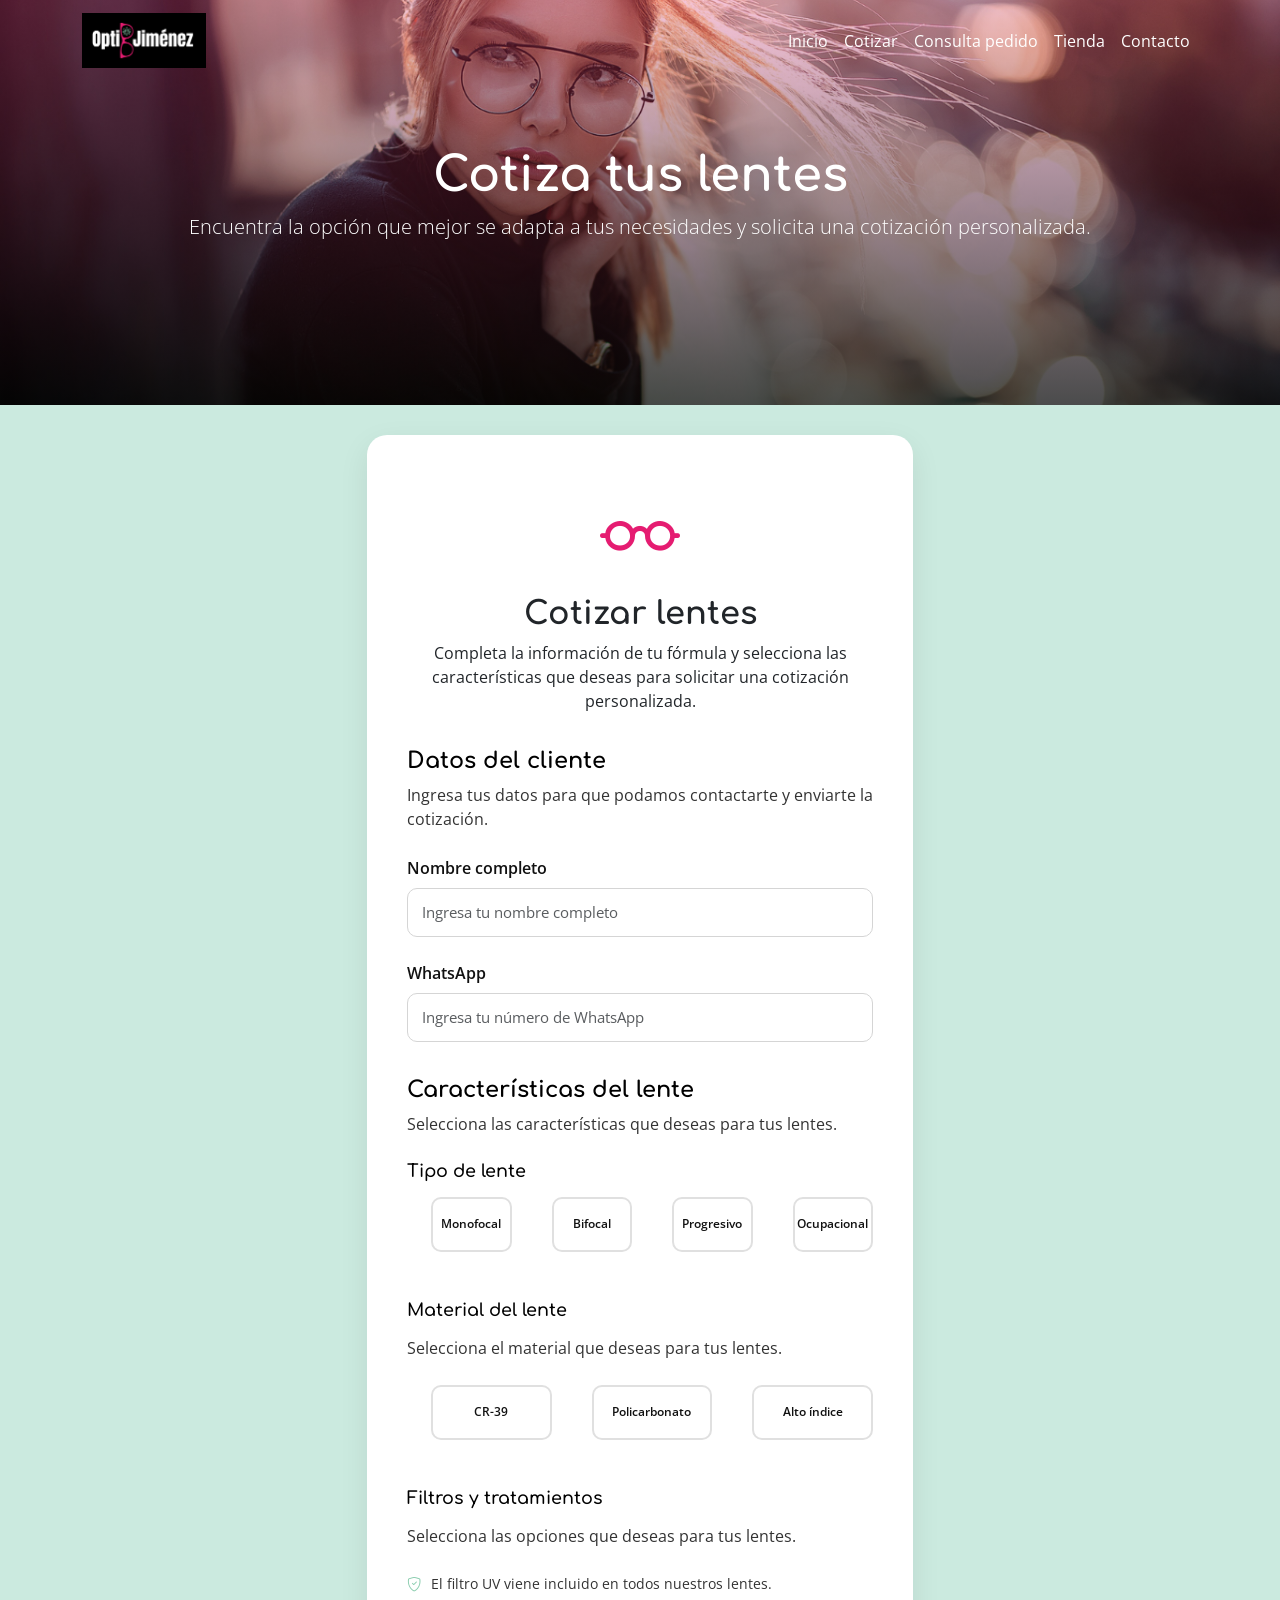
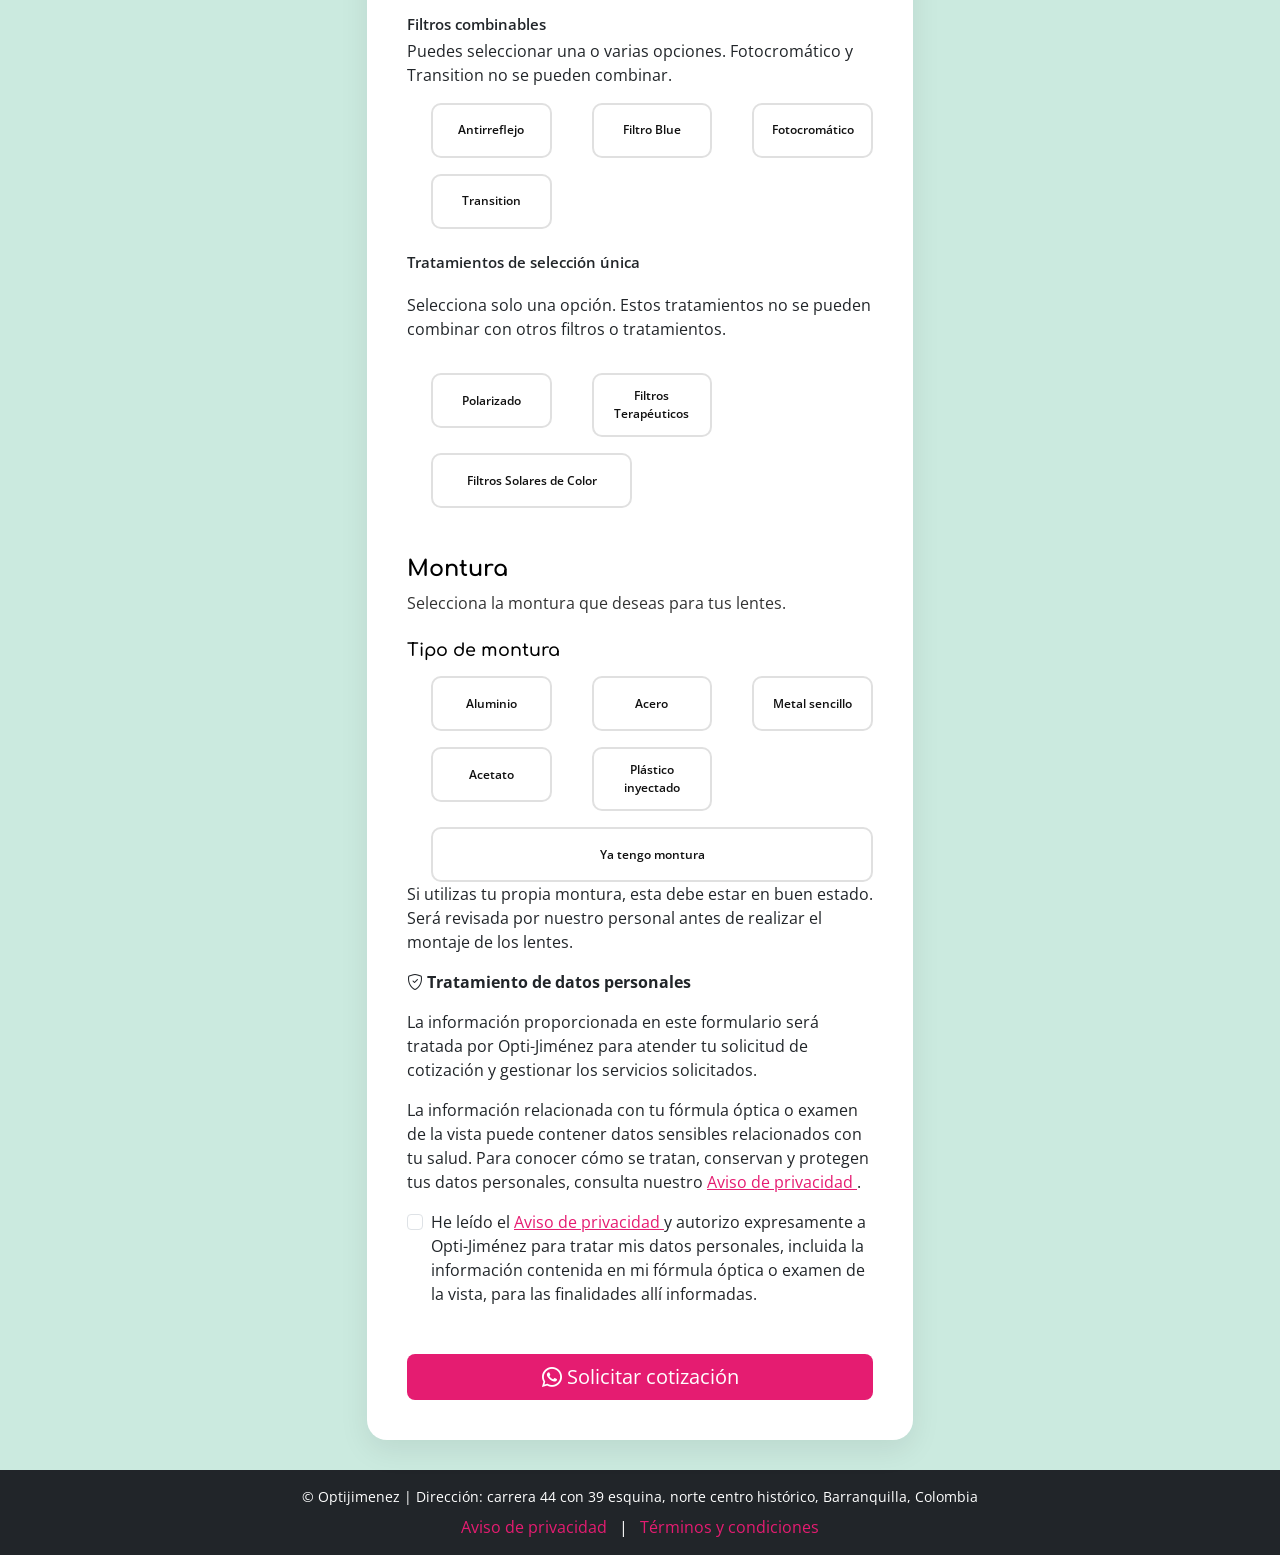
<file: cotizar.html>
<!DOCTYPE html>
<html lang="es">
<head>
    <meta charset="UTF-8">
    <meta name="viewport" content="width=device-width, initial-scale=1.0">

    <title>Cotizar lentes | Opti-Jiménez</title>

    <!-- BOOTSTRAP -->
    <link href="https://cdn.jsdelivr.net/npm/bootstrap@5.3.3/dist/css/bootstrap.min.css" rel="stylesheet">

    <!-- BOOTSTRAP ICONS -->
    <link rel="stylesheet" href="https://cdn.jsdelivr.net/npm/bootstrap-icons@1.11.3/font/bootstrap-icons.min.css">

    <!-- TIPOGRAFÍA -->
    <link href="https://fonts.googleapis.com/css2?family=Comfortaa:wght@400;600;700&family=Open+Sans:wght@300;400;600&display=swap" rel="stylesheet">

    <!-- CSS -->
    <link rel="stylesheet" href="./css/styles.css">
</head>

<body>
    <!-- NAVBAR -->
<!-- MENÚ DE NAVEGACIÓN -->
<div id="menu-container"></div>

<!-- ENCABEZADO COTIZAR LENTES -->
<header class="consulta-header d-flex align-items-center text-center text-white">
    <div class="container">
        <h1 class="display-5 fw-bold">
            Cotiza tus lentes
        </h1>

        <p class="lead">
            Encuentra la opción que mejor se adapta a tus necesidades y solicita 
            una cotización personalizada.
        </p>
    </div>
</header>

<!-- COTIZAR LETES -->
<section class="cotizar-section section-lg">
    <div class="container">

        <div class="row justify-content-center">

            <div class="col-md-7 col-lg-6">

                <div class="cotizar-card">

                    <div class="text-center">

                        <i class="bi bi-eyeglasses cotizar-icon"></i>

                        <h2>Cotizar lentes</h2>

                        <p>
                            Completa la información de tu fórmula y selecciona las características
                            que deseas para solicitar una cotización personalizada.
                        </p>

                    </div>

                    <form id="form-cotizacion">
                    <!-- DATOS DEL CLIENTE -->

                        <div class="cotizar-form-section">
                            <h3 class="cotizar-section-title">
                                Datos del cliente
                            </h3>

                            <p class="cotizar-section-text">
                                Ingresa tus datos para que podamos contactarte y enviarte la cotización.
                            </p>


                            <!-- NOMBRE COMPLETO -->

                            <div class="mb-4">

                                <label for="nombre" class="form-label">
                                    Nombre completo
                                </label>

                                <input
                                    type="text"
                                    class="form-control"
                                    id="nombre"
                                    name="nombre"
                                    placeholder="Ingresa tu nombre completo"
                                    required
                                >

                            </div>


                        <!-- WHATSAPP -->

                            <div class="mb-4">

                                <label for="whatsapp" class="form-label">
                                    WhatsApp
                                </label>

                                <input
                                    type="tel"
                                    class="form-control"
                                    id="whatsapp"
                                    name="whatsapp"
                                    placeholder="Ingresa tu número de WhatsApp"
                                    required
                                >

                            </div>

                        </div>
                                            
                        <!-- CARACTERÍSTICAS DEL LENTE -->

                        <div class="cotizar-form-section">

                            <h3 class="cotizar-section-title">
                                Características del lente
                            </h3>

                            <p class="cotizar-section-text">
                                Selecciona las características que deseas para tus lentes.
                            </p>


                            <!-- TIPO DE LENTE -->

                            <div class="cotizar-option-group">

                                <h4 class="cotizar-form-subtitle">
                                    Tipo de lente
                                </h4>

                                <div class="row g-3 cotizar-lens-options">

                                <!-- MONOFOCAL -->

                                    <div class="col-md-6 col-lg-3">

                                        <div class="form-check">

                                            <input
                                                class="form-check-input"
                                                type="radio"
                                                name="tipo_lente"
                                                id="monofocal"
                                                value="Monofocal"
                                            >

                                            <label
                                                class="form-check-label"
                                                for="monofocal"
                                            >
                                                Monofocal
                                            </label>

                                        </div>
                                    </div>

                                    <!-- BIFOCAL -->

                                    <div class="col-md-6 col-lg-3">

                                        <div class="form-check">

                                            <input
                                                class="form-check-input"
                                                type="radio"
                                                name="tipo_lente"
                                                id="bifocal"
                                                value="Bifocal"
                                            >

                                            <label
                                                class="form-check-label"
                                                for="bifocal"
                                            >
                                                Bifocal
                                            </label>

                                        </div>

                                    </div>


                                    <!-- PROGRESIVO -->

                                    <div class="col-md-6 col-lg-3">

                                        <div class="form-check">

                                            <input
                                                class="form-check-input"
                                                type="radio"
                                                name="tipo_lente"
                                                id="progresivo"
                                                value="Progresivo"
                                            >

                                            <label
                                                class="form-check-label"
                                                for="progresivo"
                                            >
                                                Progresivo
                                            </label>

                                        </div>

                                    </div>


                                    <!-- OCUPACIONAL -->

                                    <div class="col-md-6 col-lg-3">

                                        <div class="form-check">

                                            <input
                                                class="form-check-input"
                                                type="radio"
                                                name="tipo_lente"
                                                id="ocupacional"
                                                value="Ocupacional"
                                            >

                                            <label
                                                class="form-check-label"
                                                for="ocupacional"
                                            >
                                                Ocupacional
                                            </label>

                                        </div>                      

                                    </div>

                                </div>

                            </div>
                            
                        </div>
                        <!-- MATERIAL DEL LENTE -->

                        <div class="cotizar-option-group mt-5">

                            <h4 class="cotizar-form-subtitle">
                                Material del lente
                            </h4>

                            <p class="cotizar-section-text">
                                Selecciona el material que deseas para tus lentes.
                            </p>

                            <div class="row g-3 cotizar-material-options">

                            <!-- CR-39 -->

                                <div class="col-md-4">

                                    <div class="form-check">

                                        <input
                                            class="form-check-input"
                                            type="radio"
                                            name="material_lente"
                                            id="cr39"
                                            value="CR-39"
                                        >

                                        <label
                                            class="form-check-label"
                                            for="cr39"
                                        >
                                            CR-39
                                        </label>

                                    </div>

                                </div>


                                <!-- POLICARBONATO -->

                                <div class="col-md-4">

                                    <div class="form-check">

                                        <input
                                            class="form-check-input"
                                            type="radio"
                                            name="material_lente"
                                            id="policarbonato"
                                            value="Policarbonato"
                                        >

                                        <label
                                            class="form-check-label"
                                            for="policarbonato"
                                        >
                                            Policarbonato
                                        </label>

                                    </div>

                                </div>


                                <!-- ALTO ÍNDICE -->

                                <div class="col-md-4">

                                    <div class="form-check">

                                        <input
                                            class="form-check-input"
                                            type="radio"
                                            name="material_lente"
                                            id="alto-indice"
                                            value="Alto índice"
                                        >

                                        <label
                                            class="form-check-label"
                                            for="alto-indice"
                                        >
                                            Alto índice
                                        </label>

                                    </div>

                                </div>

                            </div>

                        </div>
                        <!-- FILTROS Y TRATAMIENTOS -->

                        <div class="cotizar-option-group mt-5">

                            <h4 class="cotizar-form-subtitle">
                                Filtros y tratamientos
                            </h4>

                            <p class="cotizar-section-text">
                                Selecciona las opciones que deseas para tus lentes.
                            </p>
                            
                            <p class="cotizar-filter-info">
                                <i class="bi bi-shield-check"></i>
                                El filtro UV viene incluido en todos nuestros lentes.
                            </p>
                            
                            <h5 class="cotizar-filter-group-title">
                                Filtros combinables
                            </h5>

                            <p class="cotizar-filter-group-text">
                                Puedes seleccionar una o varias opciones.
                                Fotocromático y Transition no se pueden combinar.
                            </p>

                            <div class="row g-3 cotizar-filter-options">

                            <!-- ANTIRREFLEJO -->

                                <div class="col-md-6 col-lg-4">

                                    <div class="form-check">

                                        <input
                                            class="form-check-input"
                                            type="checkbox"
                                            name="filtros"
                                            id="antirreflejo"
                                            value="Antirreflejo"
                                        >

                                        <label
                                            class="form-check-label"
                                            for="antirreflejo"
                                        >
                                            Antirreflejo
                                        </label>

                                    </div>

                                </div>


                                <!-- FILTRO BLUE -->

                                <div class="col-md-6 col-lg-4">

                                    <div class="form-check">

                                        <input
                                            class="form-check-input"
                                            type="checkbox"
                                            name="filtros"
                                            id="filtro-blue"
                                            value="Filtro Blue"
                                        >

                                        <label
                                            class="form-check-label"
                                            for="filtro-blue"
                                        >
                                            Filtro Blue
                                        </label>

                                    </div>

                                </div>


                                <!-- FOTOCROMÁTICO -->

                                <div class="col-md-6 col-lg-4">

                                    <div class="form-check">

                                        <input
                                            class="form-check-input"
                                            type="checkbox"
                                            name="filtros"
                                            id="fotocromatico"
                                            value="Fotocromático"
                                        >

                                        <label
                                            class="form-check-label"
                                            for="fotocromatico"
                                        >
                                            Fotocromático
                                        </label>

                                    </div>

                                </div>

                                <!-- TRANSITION -->

                                <div class="col-md-6 col-lg-4">

                                    <div class="form-check">

                                        <input
                                            class="form-check-input"
                                            type="checkbox"
                                            name="filtros"
                                            id="transition"
                                            value="Transition"
                                        >

                                        <label
                                            class="form-check-label"
                                            for="transition"
                                        >
                                            Transition
                                        </label>

                                    </div>

                                </div>
                                
                            
                               

                                <!-- TRATAMIENTOS DE SELECCIÓN ÚNICA -->

                                <h5 class="cotizar-filter-group-title mt-4">
                                    Tratamientos de selección única
                                </h5>

                                <p class="cotizar-filter-group-text">
                                    Selecciona solo una opción. Estos tratamientos no se pueden combinar
                                    con otros filtros o tratamientos.
                                </p>

                                <!-- POLARIZADO -->

                                <div class="col-md-6 col-lg-4">

                                    <div class="form-check">

                                        <input
                                            class="form-check-input"
                                            type="checkbox"
                                            name="filtros"
                                            id="polarizado"
                                            value="Polarizado"
                                        >

                                        <label
                                            class="form-check-label"
                                            for="polarizado"
                                        >
                                            Polarizado
                                        </label>

                                    </div>

                                </div>


                                <!-- FILTROS TERAPÉUTICOS MÉDICOS -->

                                <div class="col-md-6 col-lg-4">

                                    <div class="form-check">

                                        <input
                                            class="form-check-input"
                                            type="checkbox"
                                            name="filtros"
                                            id="filtros-medicos"
                                            value="Filtros Terapéuticos Médicos"
                                        >

                                        <label
                                            class="form-check-label"
                                            for="filtros-medicos"
                                        >
                                             Filtros Terapéuticos
                                        </label>

                                    </div>

                                </div>


                                <!-- FILTROS SOLARES DE COLOR -->

                                <div class="col-md-6 col-lg-6">

                                    <div class="form-check">

                                        <input
                                            class="form-check-input"
                                            type="checkbox"
                                            name="filtros"
                                            id="filtros-solares"
                                            value="Filtros Solares de Color"
                                        >

                                        <label
                                            class="form-check-label"
                                            for="filtros-solares"
                                        >
                                            Filtros Solares de Color
                                        </label>

                                    </div>

                                </div>
                            </div>    
                                
                        </div>
                        <!-- MONTURA -->

                        <div class="cotizar-form-section mt-5">

                            <h3 class="cotizar-section-title">
                                Montura
                            </h3>

                            <p class="cotizar-section-text">
                                Selecciona la montura que deseas para tus lentes.
                            </p>


                            <!-- TIPO DE MONTURA -->

                            <div class="cotizar-option-group">

                                <h4 class="cotizar-form-subtitle">
                                    Tipo de montura
                                </h4>

                                <div class="row g-3 cotizar-montura-options">

                                    <!-- ALUMINIO -->

                                    <div class="col-md-6 col-lg-4">

                                        <div class="form-check">

                                            <input
                                                class="form-check-input"
                                                type="radio"
                                                name="tipo_montura"
                                                id="montura-aluminio"
                                                value="Aluminio"
                                            >

                                            <label
                                                class="form-check-label"
                                                for="montura-aluminio"
                                            >
                                                Aluminio
                                            </label>

                                        </div>

                                    </div>


                                    <!-- ACERO -->

                                    <div class="col-md-6 col-lg-4">

                                        <div class="form-check">

                                            <input
                                                class="form-check-input"
                                                type="radio"
                                                name="tipo_montura"
                                                id="montura-acero"
                                                value="Acero"
                                            >

                                            <label
                                                class="form-check-label"
                                                for="montura-acero"
                                            >
                                                Acero
                                            </label>

                                        </div>

                                    </div>


                                    <!-- METAL SENCILLO -->

                                    <div class="col-md-6 col-lg-4">

                                        <div class="form-check">

                                            <input
                                                class="form-check-input"
                                                type="radio"
                                                name="tipo_montura"
                                                id="montura-metal"
                                                value="Metal sencillo"
                                            >

                                            <label
                                                class="form-check-label"
                                                for="montura-metal"
                                            >
                                                Metal sencillo
                                            </label>

                                        </div>

                                    </div>


                                    <!-- ACETATO -->

                                    <div class="col-md-6 col-lg-4">

                                        <div class="form-check">

                                            <input
                                                class="form-check-input"
                                                type="radio"
                                                name="tipo_montura"
                                                id="montura-acetato"
                                                value="Acetato"
                                            >

                                            <label
                                                class="form-check-label"
                                                for="montura-acetato"
                                            >
                                                Acetato
                                            </label>

                                        </div>

                                        </div>


                                        <!-- PLÁSTICO INYECTADO -->

                                        <div class="col-md-6 col-lg-4">

                                            <div class="form-check">

                                                <input
                                                    class="form-check-input"
                                                    type="radio"
                                                    name="tipo_montura"
                                                    id="montura-plastico"
                                                    value="Plástico inyectado"
                                                >

                                                <label
                                                    class="form-check-label"
                                                    for="montura-plastico"
                                                >
                                                    Plástico inyectado
                                                </label>

                                            </div>

                                        </div>

                                    <!-- YA TENGO MONTURA -->

                                    <div class="col-12">

                                        <div class="form-check">

                                            <input
                                                class="form-check-input"
                                                type="radio"
                                                name="tipo_montura"
                                                id="ya-tengo-montura"
                                                value="Ya tengo montura"
                                            >

                                            <label
                                                class="form-check-label"
                                                for="ya-tengo-montura"
                                            >
                                                Ya tengo montura
                                            </label>

                                        </div>

                                        <p class="cotizar-montura-aviso">
                                            Si utilizas tu propia montura, esta debe estar en buen estado.
                                            Será revisada por nuestro personal antes de realizar el montaje
                                            de los lentes.
                                        </p>

                                    </div>

                                </div>

                            </div>

                        </div>

                        <!-- AVISO DE TRATAMIENTO DE DATOS -->
                        <div class="cotizar-privacy-notice">

                            <p>
                                <i class="bi bi-shield-check"></i>
                                    <strong>Tratamiento de datos personales</strong>
                            </p>

                            <p>
                                La información proporcionada en este formulario será tratada
                                por Opti-Jiménez para atender tu solicitud de cotización y
                                gestionar los servicios solicitados.
                            </p>

                            <p>
                                La información relacionada con tu fórmula óptica o examen de
                                la vista puede contener datos sensibles relacionados con tu
                                salud. Para conocer cómo se tratan, conservan y protegen tus
                                datos personales, consulta nuestro
                                <a href="aviso-privacidad.html" target="_blank">
                                    Aviso de privacidad
                                </a>.
                            </p>

                            <!-- AUTORIZACIÓN DE TRATAMIENTO DE DATOS -->
                            <div class="form-check cotizar-privacy-check mt-3">

                                <input
                                    class="form-check-input"
                                    type="checkbox"
                                    id="acepta-privacidad"
                                    required
                                >

                                <label class="form-check-label" for="acepta-privacidad">
                                    He leído el
                                    <a href="aviso-privacidad.html" target="_blank">
                                        Aviso de privacidad
                                    </a>
                                    y autorizo expresamente a Opti-Jiménez para tratar mis datos
                                    personales, incluida la información contenida en mi fórmula
                                    óptica o examen de la vista, para las finalidades allí informadas.
                                </label>

                            </div>

        </div>
                        <!-- BOTÓN DE SOLICITUD -->
                        <div class="cotizar-submit mt-5">
                            <button type="submit" class="btn btn-primary btn-lg w-100">
                                <i class="bi bi-whatsapp"></i>
                                Solicitar cotización
                            </button>
                        </div>
                    </form>

                </div>
            </div>
        </div>    
    </div>   

</section>

<!-- FOOTER -->
<footer class="bg-dark text-center py-3">

    <div class="container">

        <p class="small footer-text mb-2">
            © Optijimenez | Dirección: carrera 44 con 39 esquina,
            norte centro histórico, Barranquilla, Colombia
        </p>

        <p class="mb-0">

            <a href="aviso-privacidad.html" class="footer-link text-decoration-none">
                Aviso de privacidad
            </a>

            <span class="mx-2 footer-text">|</span>

            <a href="terminos-condiciones.html" class="footer-link text-decoration-none">
                Términos y condiciones
            </a>

        </p>

    </div>

</footer>

<!-- BOOTSTRAP JS -->
<script src="https://cdn.jsdelivr.net/npm/bootstrap@5.3.3/dist/js/bootstrap.bundle.min.js"></script>

<!-- ENLACE JS -->
<script src="script.js"></script>
</body>
</html>
</file>
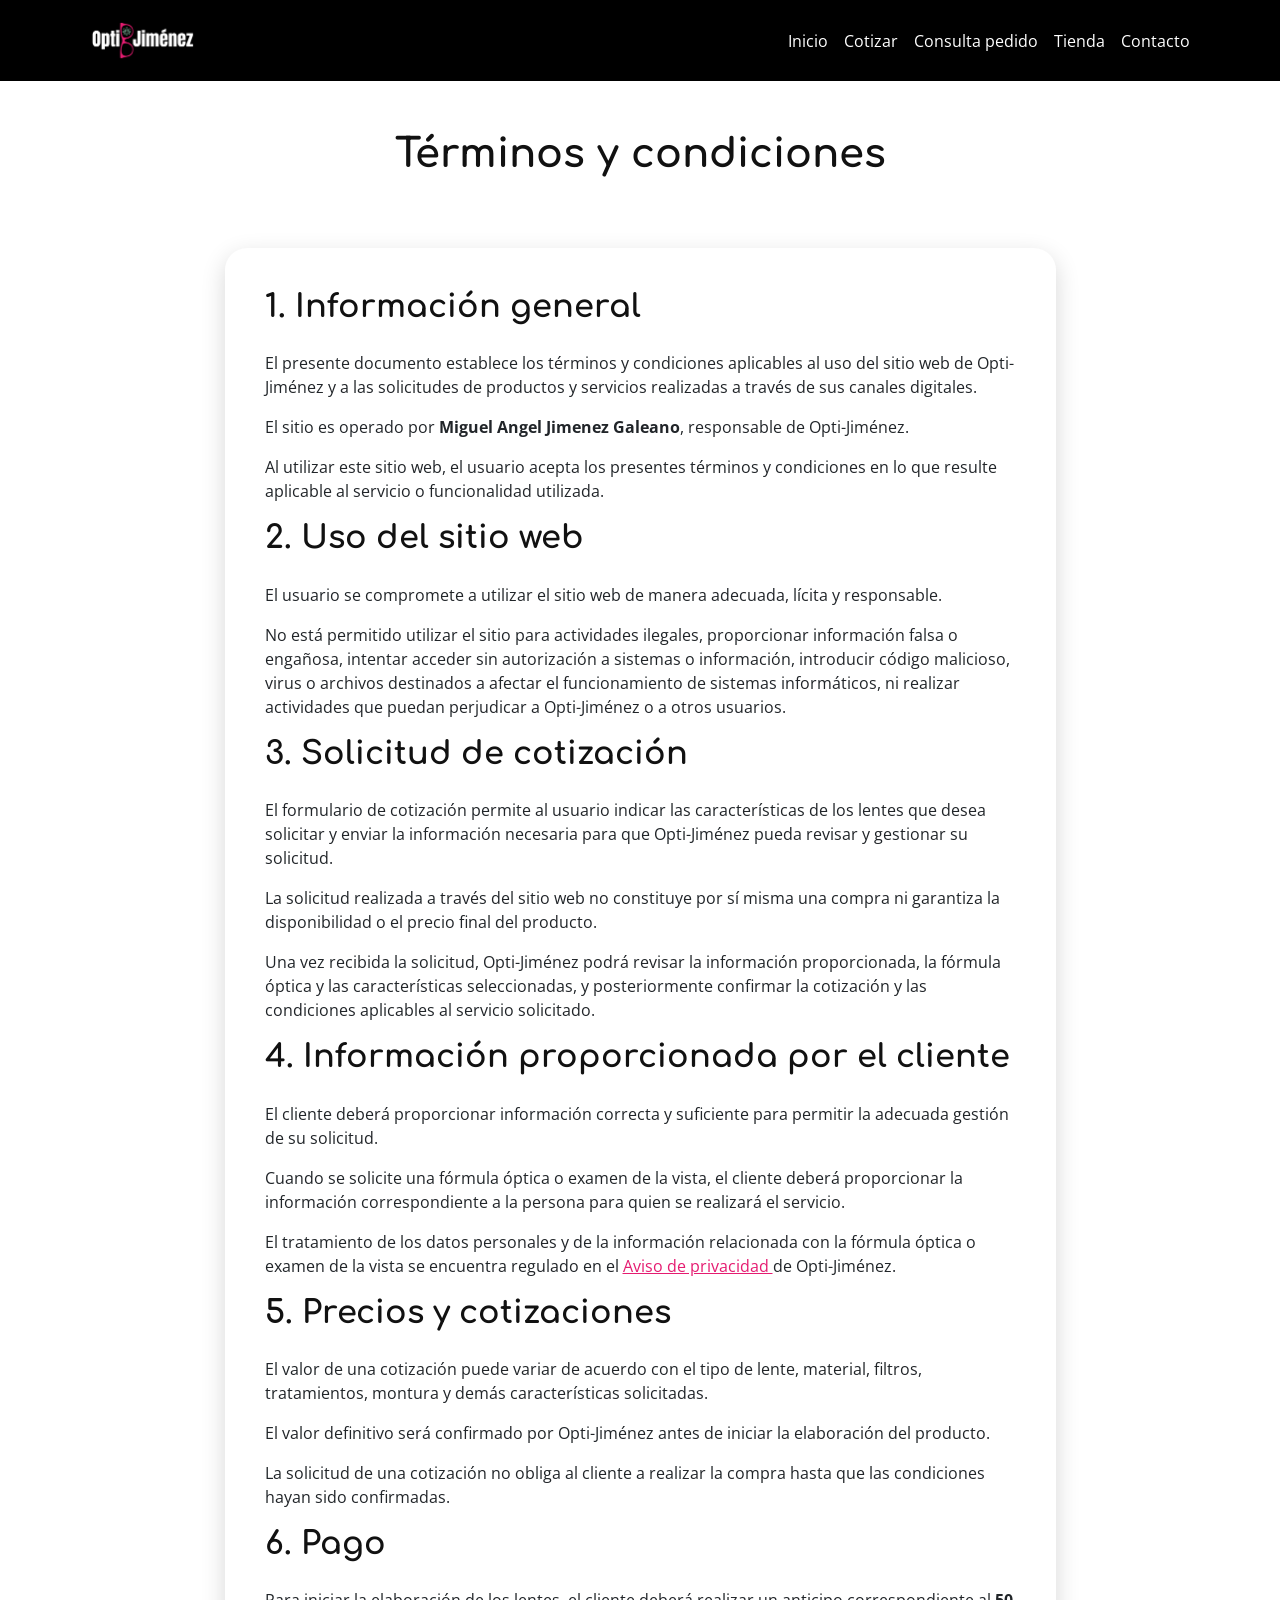
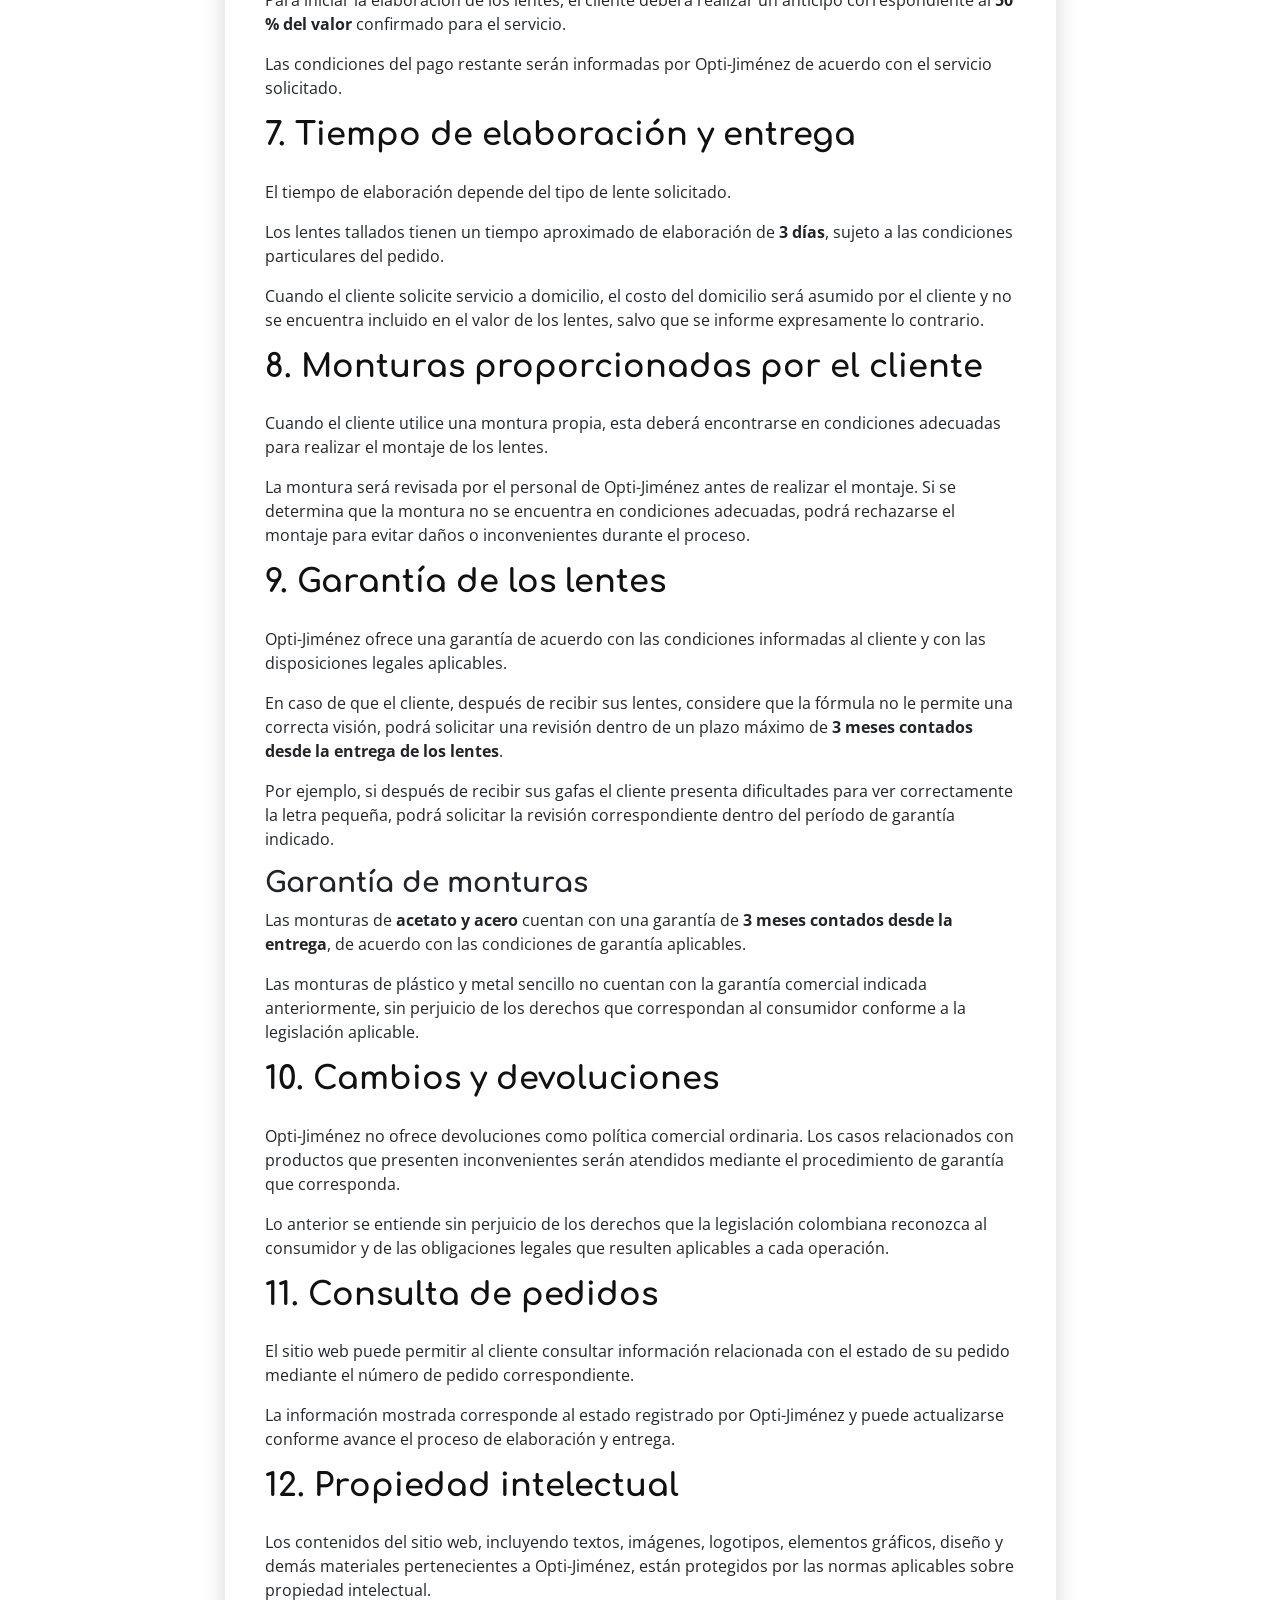
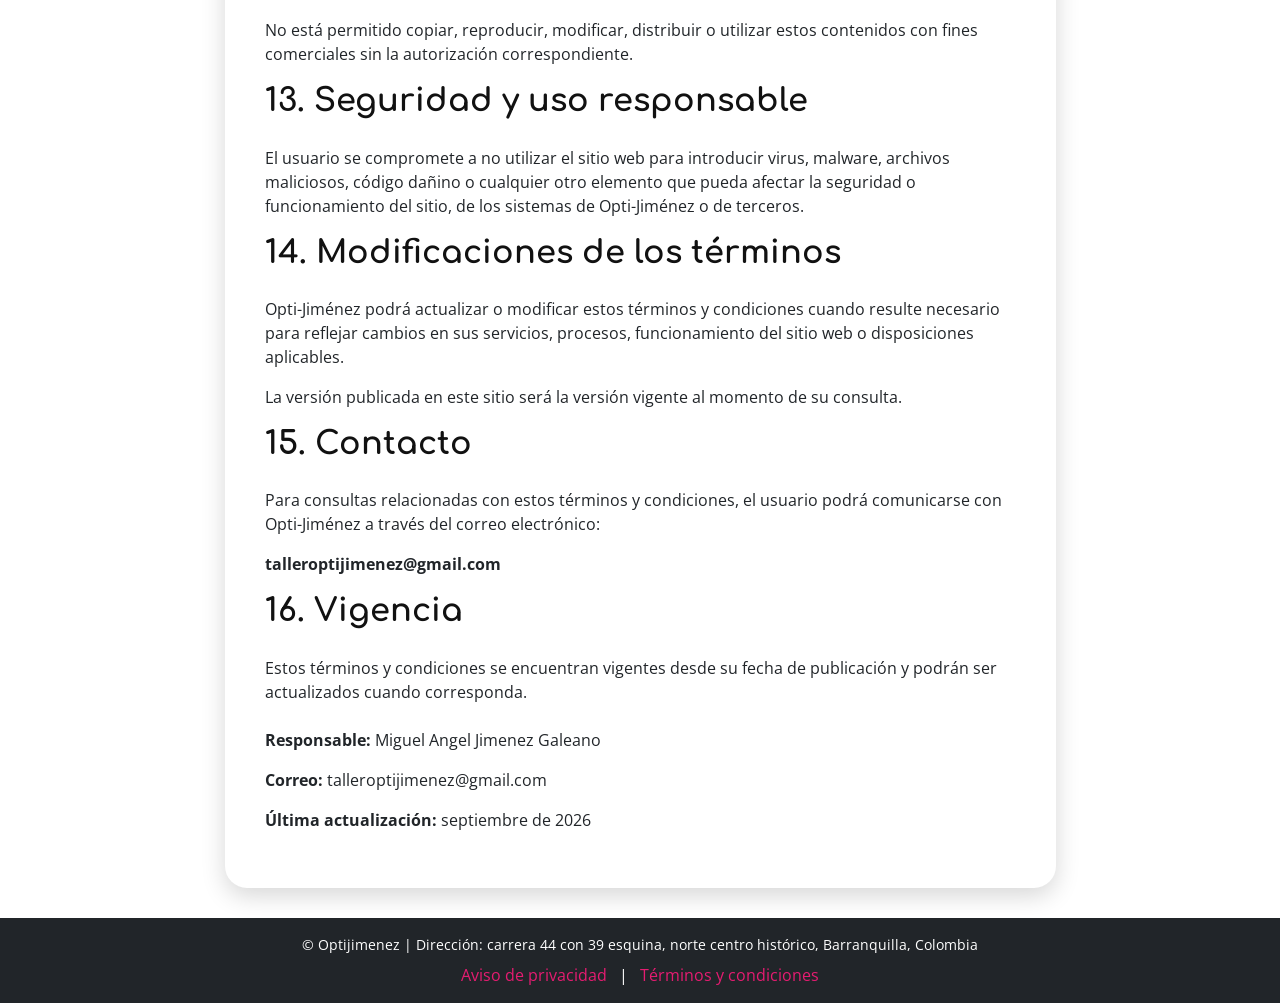
<file: terminos-condiciones.html>
<!DOCTYPE html>
<html lang="es">

<head>
    <meta charset="UTF-8">
    <meta name="viewport" content="width=device-width, initial-scale=1.0">

    <title>Términos y condiciones | Opti-Jiménez</title>

    <!-- FAVICON -->
    <link rel="icon" type="image/png" sizes="32x32" href="img/favicon.png">
    <link rel="icon" type="image/png" sizes="64x64" href="img/favicon.png">

    <!-- BOOTSTRAP -->
    <link href="https://cdn.jsdelivr.net/npm/bootstrap@5.3.3/dist/css/bootstrap.min.css" rel="stylesheet">

    <!-- BOOTSTRAP ICONS -->
    <link rel="stylesheet" href="https://cdn.jsdelivr.net/npm/bootstrap-icons@1.11.3/font/bootstrap-icons.min.css">

    <!-- TIPOGRAFÍA -->
    <link href="https://fonts.googleapis.com/css2?family=Comfortaa:wght@400;600;700&family=Open+Sans:wght@300;400;600&display=swap" rel="stylesheet">

    <!-- CSS -->
    <link rel="stylesheet" href="./css/styles.css">
</head>

<body class="legal-page">

    <!-- NAVBAR -->
    <!-- MENÚ DE NAVEGACIÓN -->
    <div id="menu-container"></div>

    <!-- ENCABEZADO -->
    <header class="legal-header">

        <div class="container text-center">

            <h1>
                Términos y condiciones
            </h1>

        </div>

    </header>


    <!-- CONTENIDO LEGAL -->
    <section class="legal-content">

        <div class="container">

            <div class="row justify-content-center">

                <div class="col-lg-9">

                    <div class="contacto-card">

                        <h2>1. Información general</h2>

                        <p>
                            El presente documento establece los términos y condiciones aplicables
                            al uso del sitio web de Opti-Jiménez y a las solicitudes de productos
                            y servicios realizadas a través de sus canales digitales.
                        </p>

                        <p>
                            El sitio es operado por <strong>Miguel Angel Jimenez Galeano</strong>,
                            responsable de Opti-Jiménez.
                        </p>

                        <p>
                            Al utilizar este sitio web, el usuario acepta los presentes términos
                            y condiciones en lo que resulte aplicable al servicio o funcionalidad
                            utilizada.
                        </p>


                        <h2>2. Uso del sitio web</h2>

                        <p>
                            El usuario se compromete a utilizar el sitio web de manera adecuada,
                            lícita y responsable.
                        </p>

                        <p>
                            No está permitido utilizar el sitio para actividades ilegales,
                            proporcionar información falsa o engañosa, intentar acceder sin
                            autorización a sistemas o información, introducir código malicioso,
                            virus o archivos destinados a afectar el funcionamiento de sistemas
                            informáticos, ni realizar actividades que puedan perjudicar a
                            Opti-Jiménez o a otros usuarios.
                        </p>


                        <h2>3. Solicitud de cotización</h2>

                        <p>
                            El formulario de cotización permite al usuario indicar las
                            características de los lentes que desea solicitar y enviar la
                            información necesaria para que Opti-Jiménez pueda revisar y
                            gestionar su solicitud.
                        </p>

                        <p>
                            La solicitud realizada a través del sitio web no constituye por sí
                            misma una compra ni garantiza la disponibilidad o el precio final
                            del producto.
                        </p>

                        <p>
                            Una vez recibida la solicitud, Opti-Jiménez podrá revisar la
                            información proporcionada, la fórmula óptica y las características
                            seleccionadas, y posteriormente confirmar la cotización y las
                            condiciones aplicables al servicio solicitado.
                        </p>


                        <h2>4. Información proporcionada por el cliente</h2>

                        <p>
                            El cliente deberá proporcionar información correcta y suficiente
                            para permitir la adecuada gestión de su solicitud.
                        </p>

                        <p>
                            Cuando se solicite una fórmula óptica o examen de la vista, el
                            cliente deberá proporcionar la información correspondiente a la
                            persona para quien se realizará el servicio.
                        </p>

                        <p>
                            El tratamiento de los datos personales y de la información
                            relacionada con la fórmula óptica o examen de la vista se encuentra
                            regulado en el
                            <a href="aviso-privacidad.html" target="_blank">
                                Aviso de privacidad
                            </a>
                                de Opti-Jiménez.
                        </p>


                        <h2>5. Precios y cotizaciones</h2>

                        <p>
                            El valor de una cotización puede variar de acuerdo con el tipo de
                            lente, material, filtros, tratamientos, montura y demás características
                            solicitadas.
                        </p>

                        <p>
                            El valor definitivo será confirmado por Opti-Jiménez antes de iniciar
                            la elaboración del producto.
                        </p>

                        <p>
                            La solicitud de una cotización no obliga al cliente a realizar la
                            compra hasta que las condiciones hayan sido confirmadas.
                        </p>


                        <h2>6. Pago</h2>

                        <p>
                            Para iniciar la elaboración de los lentes, el cliente deberá realizar
                            un anticipo correspondiente al <strong>50 % del valor</strong>
                            confirmado para el servicio.
                        </p>

                        <p>
                            Las condiciones del pago restante serán informadas por Opti-Jiménez
                            de acuerdo con el servicio solicitado.
                        </p>


                        <h2>7. Tiempo de elaboración y entrega</h2>

                        <p>
                            El tiempo de elaboración depende del tipo de lente solicitado.
                        </p>

                        <p>
                            Los lentes tallados tienen un tiempo aproximado de elaboración de
                            <strong>3 días</strong>, sujeto a las condiciones particulares del
                            pedido.
                        </p>

                        <p>
                            Cuando el cliente solicite servicio a domicilio, el costo del
                            domicilio será asumido por el cliente y no se encuentra incluido
                            en el valor de los lentes, salvo que se informe expresamente lo
                            contrario.
                        </p>


                        <h2>8. Monturas proporcionadas por el cliente</h2>

                        <p>
                            Cuando el cliente utilice una montura propia, esta deberá encontrarse
                            en condiciones adecuadas para realizar el montaje de los lentes.
                        </p>

                        <p>
                            La montura será revisada por el personal de Opti-Jiménez antes de
                            realizar el montaje. Si se determina que la montura no se encuentra
                            en condiciones adecuadas, podrá rechazarse el montaje para evitar
                            daños o inconvenientes durante el proceso.
                        </p>


                        <h2>9. Garantía de los lentes</h2>

                        <p>
                            Opti-Jiménez ofrece una garantía de acuerdo con las condiciones
                            informadas al cliente y con las disposiciones legales aplicables.
                        </p>

                        <p>
                            En caso de que el cliente, después de recibir sus lentes, considere
                            que la fórmula no le permite una correcta visión, podrá solicitar
                            una revisión dentro de un plazo máximo de
                            <strong>3 meses contados desde la entrega de los lentes</strong>.
                        </p>

                        <p>
                            Por ejemplo, si después de recibir sus gafas el cliente presenta
                            dificultades para ver correctamente la letra pequeña, podrá
                            solicitar la revisión correspondiente dentro del período de
                            garantía indicado.
                        </p>

                        <h3>Garantía de monturas</h3>

                        <p>
                            Las monturas de <strong>acetato y acero</strong> cuentan con una
                            garantía de <strong>3 meses contados desde la entrega</strong>,
                            de acuerdo con las condiciones de garantía aplicables.
                        </p>

                        <p>
                            Las monturas de plástico y metal sencillo no cuentan con la
                            garantía comercial indicada anteriormente, sin perjuicio de los
                            derechos que correspondan al consumidor conforme a la legislación
                            aplicable.
                        </p>


                        <h2>10. Cambios y devoluciones</h2>

                        <p>
                            Opti-Jiménez no ofrece devoluciones como política comercial
                            ordinaria. Los casos relacionados con productos que presenten
                            inconvenientes serán atendidos mediante el procedimiento de
                            garantía que corresponda.
                        </p>

                        <p>
                            Lo anterior se entiende sin perjuicio de los derechos que la
                            legislación colombiana reconozca al consumidor y de las obligaciones
                            legales que resulten aplicables a cada operación.
                        </p>


                        <h2>11. Consulta de pedidos</h2>

                        <p>
                            El sitio web puede permitir al cliente consultar información
                            relacionada con el estado de su pedido mediante el número de pedido
                            correspondiente.
                        </p>

                        <p>
                            La información mostrada corresponde al estado registrado por
                            Opti-Jiménez y puede actualizarse conforme avance el proceso de
                            elaboración y entrega.
                        </p>


                        <h2>12. Propiedad intelectual</h2>

                        <p>
                            Los contenidos del sitio web, incluyendo textos, imágenes, logotipos,
                            elementos gráficos, diseño y demás materiales pertenecientes a
                            Opti-Jiménez, están protegidos por las normas aplicables sobre
                            propiedad intelectual.
                        </p>

                        <p>
                            No está permitido copiar, reproducir, modificar, distribuir o
                            utilizar estos contenidos con fines comerciales sin la autorización
                            correspondiente.
                        </p>


                        <h2>13. Seguridad y uso responsable</h2>

                        <p>
                            El usuario se compromete a no utilizar el sitio web para introducir
                            virus, malware, archivos maliciosos, código dañino o cualquier otro
                            elemento que pueda afectar la seguridad o funcionamiento del sitio,
                            de los sistemas de Opti-Jiménez o de terceros.
                        </p>


                        <h2>14. Modificaciones de los términos</h2>

                        <p>
                            Opti-Jiménez podrá actualizar o modificar estos términos y
                            condiciones cuando resulte necesario para reflejar cambios en sus
                            servicios, procesos, funcionamiento del sitio web o disposiciones
                            aplicables.
                        </p>

                        <p>
                            La versión publicada en este sitio será la versión vigente al
                            momento de su consulta.
                        </p>


                        <h2>15. Contacto</h2>

                        <p>
                            Para consultas relacionadas con estos términos y condiciones,
                            el usuario podrá comunicarse con Opti-Jiménez a través del correo
                            electrónico:
                        </p>

                        <p>
                            <strong>talleroptijimenez@gmail.com</strong>
                        </p>


                        <h2>16. Vigencia</h2>

                        <p>
                            Estos términos y condiciones se encuentran vigentes desde su fecha
                            de publicación y podrán ser actualizados cuando corresponda.
                        </p>

                        <p class="mt-4">
                            <strong>Responsable:</strong> Miguel Angel Jimenez Galeano
                        </p>

                        <p>
                            <strong>Correo:</strong> talleroptijimenez@gmail.com
                        </p>

                        <p>
                            <strong>Última actualización:</strong> septiembre de 2026
                        </p>
                    </div>

                </div>

            </div>

        </div>

    </section>


    <!-- FOOTER -->
    <footer class="bg-dark text-center py-3">

        <div class="container">

            <p class="small footer-text mb-2">
                © Optijimenez | Dirección: carrera 44 con 39 esquina,
                norte centro histórico, Barranquilla, Colombia
            </p>

            <p class="mb-0">

                <a href="aviso-privacidad.html"
                   class="footer-link text-decoration-none">
                    Aviso de privacidad
                </a>

                <span class="mx-2 footer-text">|</span>

                <a href="terminos-condiciones.html"
                   class="footer-link text-decoration-none">
                    Términos y condiciones
                </a>

            </p>

        </div>

    </footer>


    <!-- BOOTSTRAP JS -->
    <script src="https://cdn.jsdelivr.net/npm/bootstrap@5.3.3/dist/js/bootstrap.bundle.min.js"></script>

    <!-- ENLACE JS -->
    <script src="script.js"></script>

</body>

</html>
</file>
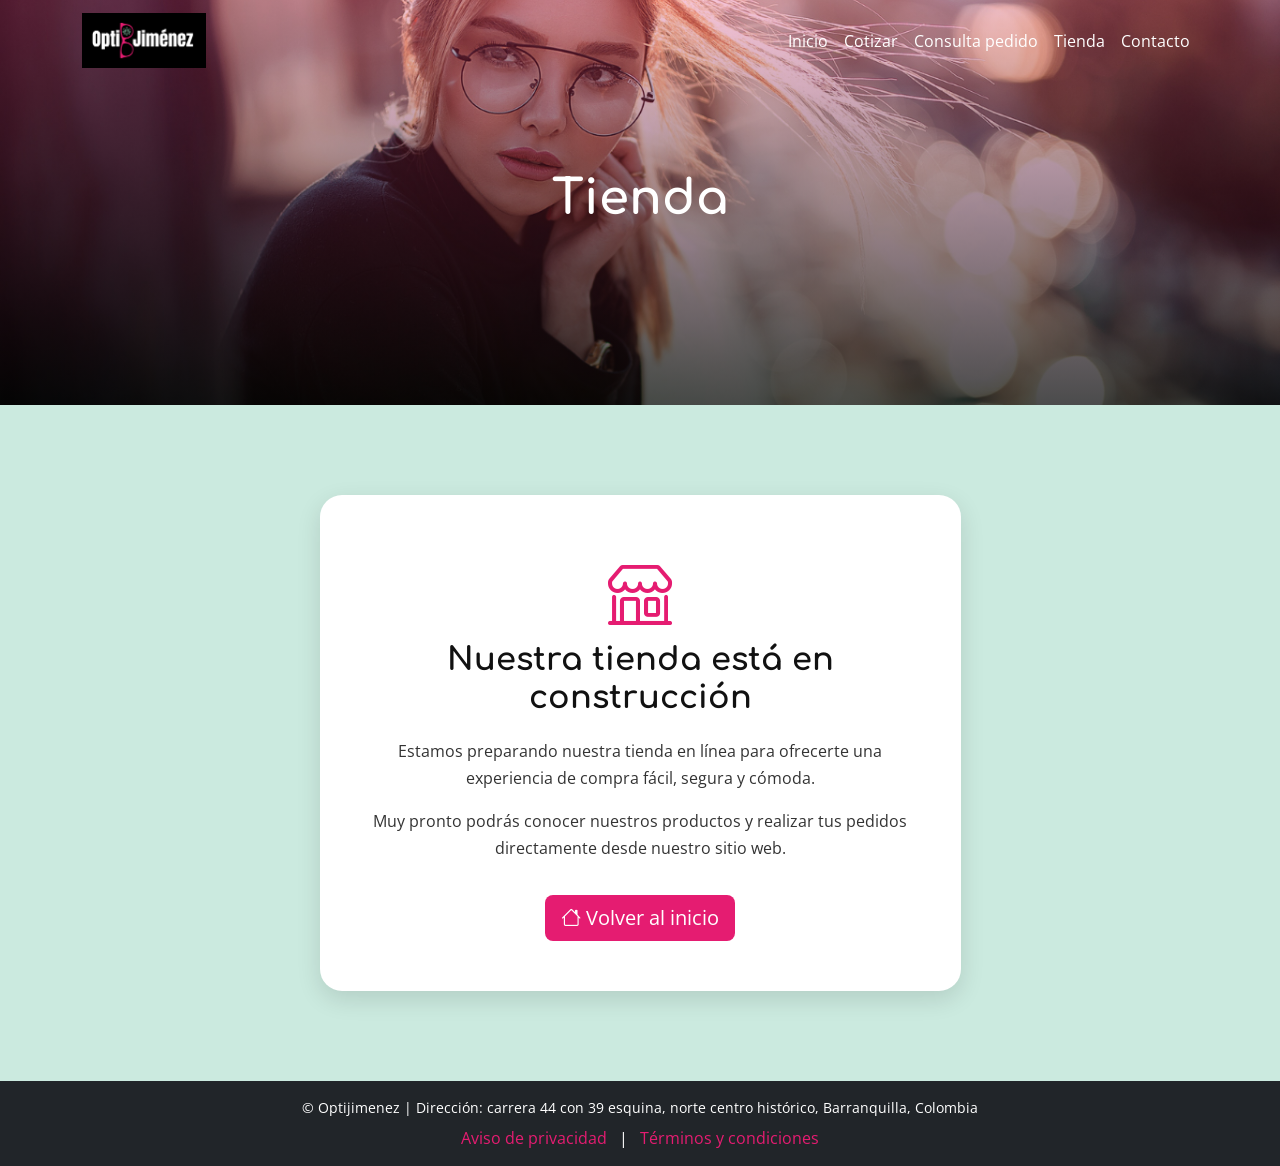
<file: tienda.html>
<!DOCTYPE html>
<html lang="es">

<head>
    <meta charset="UTF-8">
    <meta name="viewport" content="width=device-width, initial-scale=1.0">

    <title>Tienda | Opti-Jiménez</title>

    <!-- FAVICON -->
    <link rel="icon" type="image/png" sizes="32x32" href="img/favicon.png">
    <link rel="icon" type="image/png" sizes="64x64" href="img/favicon.png">

    <!-- BOOTSTRAP -->
    <link href="https://cdn.jsdelivr.net/npm/bootstrap@5.3.3/dist/css/bootstrap.min.css" rel="stylesheet">

    <!-- BOOTSTRAP ICONS -->
    <link rel="stylesheet" href="https://cdn.jsdelivr.net/npm/bootstrap-icons@1.11.3/font/bootstrap-icons.min.css">

    <!-- TIPOGRAFÍA -->
    <link href="https://fonts.googleapis.com/css2?family=Comfortaa:wght@400;600;700&family=Open+Sans:wght@300;400;600&display=swap" rel="stylesheet">

    <!-- CSS -->
    <link rel="stylesheet" href="./css/styles.css">
</head>

<body>

    <!-- NAVBAR -->
    <!-- MENÚ DE NAVEGACIÓN -->
    <div id="menu-container"></div>

    
<!-- ENCABEZADO TIENDA -->
    <header class="consulta-header d-flex align-items-center text-center text-white">
        <div class="container">
            <h1 class="display-5 fw-bold">
                Tienda
            </h1>
        </div>
    </header>

    <!-- TIENDA EN CONSTRUCCIÓN -->
    <section class="tienda-construccion">

        <div class="container">

            <div class="row justify-content-center">

                <div class="col-md-8 col-lg-7 text-center">

                    <div class="tienda-card">

                        <i class="bi bi-shop tienda-icon"></i>

                        <h2>
                            Nuestra tienda está en construcción
                        </h2>

                        <p>
                            Estamos preparando nuestra tienda en línea para
                            ofrecerte una experiencia de compra fácil,
                            segura y cómoda.
                        </p>

                        <p>
                            Muy pronto podrás conocer nuestros productos
                            y realizar tus pedidos directamente desde
                            nuestro sitio web.
                        </p>

                        <a href="index.html" class="btn btn-primary btn-lg mt-3">
                            <i class="bi bi-house"></i>
                            Volver al inicio
                        </a>

                    </div>

                </div>

            </div>

        </div>

    </section>


    <!-- FOOTER -->
    <footer class="bg-dark text-center py-3">

        <div class="container">

            <p class="small footer-text mb-2">
                © Optijimenez | Dirección: carrera 44 con 39 esquina,
                norte centro histórico, Barranquilla, Colombia
            </p>

            <p class="mb-0">

                <a href="aviso-privacidad.html"
                   class="footer-link text-decoration-none">
                    Aviso de privacidad
                </a>

                <span class="mx-2 footer-text">|</span>

                <a href="terminos-condiciones.html"
                   class="footer-link text-decoration-none">
                    Términos y condiciones
                </a>

            </p>

        </div>

    </footer>


    <!-- BOOTSTRAP JS -->
    <script src="https://cdn.jsdelivr.net/npm/bootstrap@5.3.3/dist/js/bootstrap.bundle.min.js"></script>

    <!-- ENLACE JS -->
    <script src="script.js"></script>

</body>

</html>
</file>
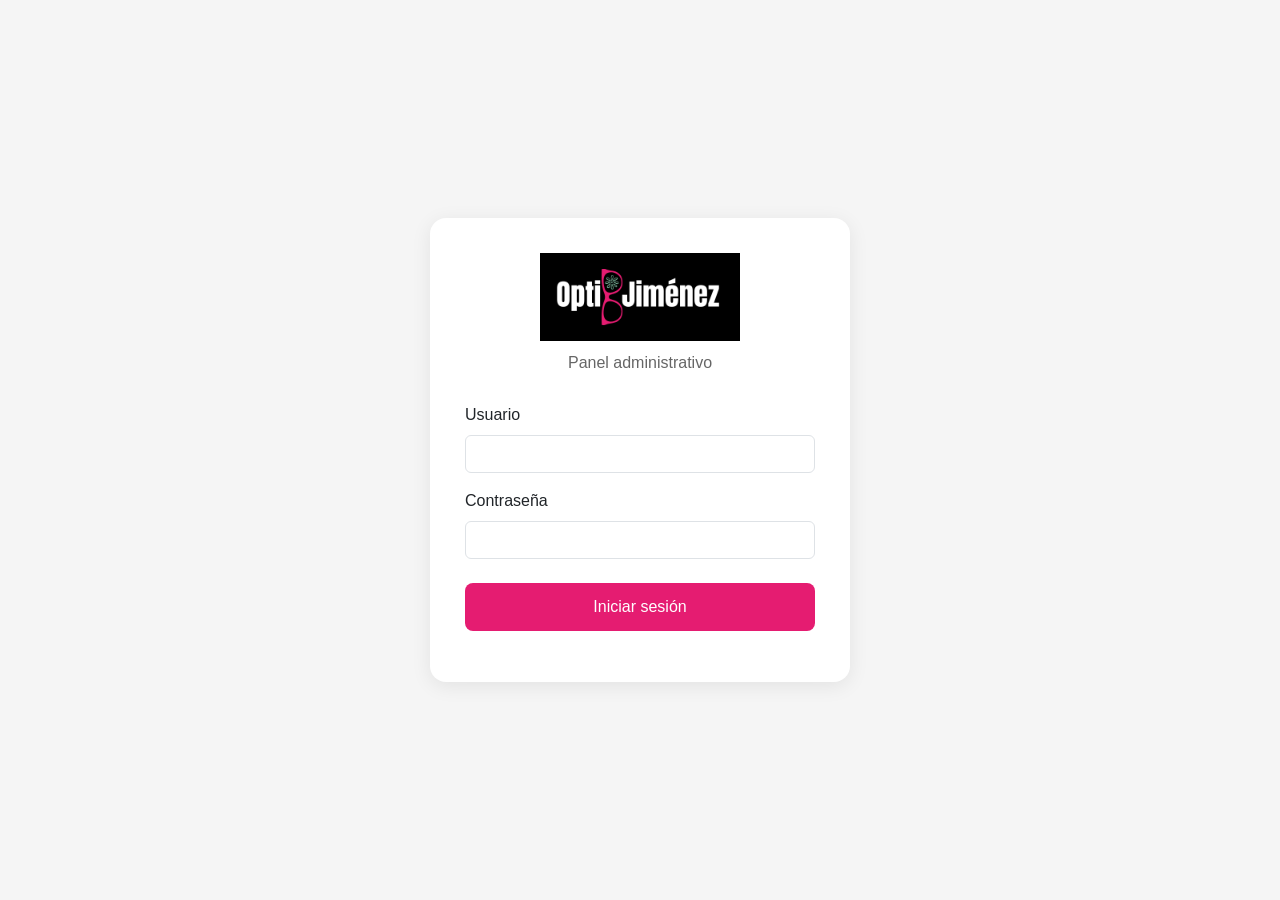
<file: admin/login.html>
<!DOCTYPE html>
<html lang="es">

<head>
    <meta charset="UTF-8">
    <meta name="viewport" content="width=device-width, initial-scale=1.0">

    <title>Acceso administrativo | Opti-Jiménez</title>

    <!-- Bootstrap -->
    <link
        href="https://cdn.jsdelivr.net/npm/bootstrap@5.3.3/dist/css/bootstrap.min.css"
        rel="stylesheet"
    >

    <!-- Estilos propios del panel -->
    <link rel="stylesheet" href="admin.css">
</head>

<body>

    <main class="login-card">

        <img
            src="../img/logo.png"
            alt="Logotipo de Opti-Jiménez"
            class="logo-admin"
        >

        <p class="descripcion">
            Panel administrativo
        </p>

        <form id="form-login">

            <div class="mb-3">
                <label for="usuario" class="form-label">
                    Usuario
                </label>

                <input
                    type="text"
                    class="form-control"
                    id="usuario"
                    name="usuario"
                    autocomplete="username"
                    required
                >
            </div>

            <div class="mb-4">
                <label for="contrasena" class="form-label">
                    Contraseña
                </label>

                <input
                    type="password"
                    class="form-control"
                    id="contrasena"
                    name="contrasena"
                    autocomplete="current-password"
                    required
                >
            </div>

            <button type="submit" class="btn btn-login">
                Iniciar sesión
            </button>

        </form>

        <div
            id="mensaje-login"
            class="mt-3"
            role="status"
            aria-live="polite"
        ></div>

    </main>

</body>

</html>
</file>
<file: css/styles.css>
/* COLORES DE MARCA */
:root {
  --color-negro: #000000;
  --color-blanco: #ffffff;
  --color-acento: #e51c71;

  --color-secundario: #8bcdaf;
  --color-secundario-soft: #cbeadf;

  --color-texto: #111111;
  --color-texto-secundario: #333333;
}

.btn-primary {
  background-color: var(--color-acento);
  border: none;
}

.btn-primary:hover,
.btn-primary:active,
.btn-primary:focus {
  background-color: #c2185b !important;
  border-color: #c2185b !important;
}

/* TIPOGRAFÍA */
body {
  font-family: 'Open Sans', sans-serif;
}

h1, h2, h3, h4, .navbar-brand {
  font-family: 'Comfortaa', sans-serif;
  font-weight: 800;
}

/* TÍTULOS DE SECCIONES */
.section-title {
  font-size: 2.3rem;
  font-weight: 700;
  margin-bottom: 60px;

  color: var(--color-texto);
}

.contacto-title {
  font-size: 2.3rem;
  font-weight: 700;
  color: var(--color-blanco);
}

/* LOGO */
.logo-navbar {
  height: 55px;
  width: auto;
}

@media (max-width: 768px) {
  .logo-navbar {
    height: 35px;
  }
}

/* NAVBAR */ 
.navbar-custom {
  background: transparent;
  transition: 0.3s;
}

/* NAVBAR (CUANDO HACE SCROLL)*/ 
.navbar-custom.scrolled {
  background-color: var(--color-negro);
}

/* LINKS DEL SITIO */
a {
  color: var(--color-acento);
}

a:hover {
  color: var(--color-secundario);
}

/* LINKS DEL NAVBAR */
.navbar-dark .navbar-nav .nav-link {
  color: var(--color-blanco);
}

/* HOVER NAVBAR */
.navbar-dark .navbar-nav .nav-link:hover {
  color: var(--color-secundario);
}

/* MENÚ HAMBURGUESA */
.navbar-toggler {
  position: relative;
  width: 42px;
  height: 42px;
  padding: 0;
  margin-right: 8px;

  border: none;
  border-radius: 50%;

  background-color: transparent;
  box-shadow: none !important;

  display: flex;
  align-items: center;
  justify-content: center;
}

/* BOLITA NEGRA AL ACTIVAR EL MENÚ */
.navbar-toggler::before {
  content: "";
  position: absolute;
  width: 42px;
  height: 42px;
  border-radius: 50%;

  background-color: var(--color-negro);

  transform: scale(0);
  transition: transform 0.5s ease;

  z-index: 0;
}

/* MOSTRAR BOLITA AL ABRIR */
.navbar-toggler[aria-expanded="true"]::before {
  transform: scale(1);
}

/* QUITAR EL ICONO DE BOOTSTRAP */
.navbar-toggler-icon {
  width: 24px;
  height: 18px;
  position: relative;
  display: block;

   z-index: 1;

  background-image: none !important;
  background-color: transparent;
}

/* TRES LÍNEAS DEL MENÚ */
.navbar-toggler-icon::before,
.navbar-toggler-icon::after {
  content: "";
  position: absolute;
  left: 0;
  width: 24px;
  height: 2px;
  background-color: var(--color-blanco);
  border-radius: 2px;
  transition: 0.3s ease;
}

.navbar-toggler-icon::before {
  top: 0;
  box-shadow: 0 8px 0 var(--color-blanco);
}

.navbar-toggler-icon::after {
  bottom: 0;
  opacity: 1;
  transition: 0.3s ease;
}

/* CUANDO EL MENÚ ESTÁ ABIERTO: CONVERTIR ☰ EN X */
.navbar-toggler[aria-expanded="true"] .navbar-toggler-icon::before {
  top: 8px;
  transform: rotate(45deg);
  box-shadow: none;
}

.navbar-toggler[aria-expanded="true"] .navbar-toggler-icon::after {
  bottom: 8px;
  transform: rotate(-45deg);
}

/* MENÚ DESPLEGABLE EN MÓVIL */
@media (max-width: 991.98px) {

  .navbar-custom .navbar-collapse {
    position: absolute;
    top: 100%;
    right: 0;

    width: 220px;

    background-color: var(--color-negro);

    padding: 15px 20px;

    border-radius: 0 0 0 12px;

    box-shadow: 0 8px 20px rgba(0, 0, 0, 0.25);
  }

  /* LINKS DEL MENÚ MÓVIL */
  .navbar-custom .navbar-nav .nav-link {
    color: var(--color-blanco);
    padding: 10px 5px;
    transition: color 0.25s ease;
  }

  /* HOVER VERDE DE MARCA */
  .navbar-custom .navbar-nav .nav-link:hover {
    color: var(--color-secundario);
  }

  /* LINK ACTIVO */
  .navbar-custom .navbar-nav .nav-link.active {
    color: var(--color-blanco);
  }

  /* HOVER DEL LINK ACTIVO */
  .navbar-custom .navbar-nav .nav-link.active:hover {
    color: var(--color-secundario);
  }
}

/* HERO */
.hero {
  min-height: 100vh;
  display: flex;
  align-items: center;

  background-image: 
    linear-gradient(rgba(229, 28, 113, 0.25), rgba(0, 0, 0, 0.7)),
    url("../img/Futura.png");

  background-size: cover;
  background-position: center;
  background-repeat: no-repeat;
}

.contenido-hero {
  transform: translateY(80px);
}

/* BOTÓN WHATSAPP */
.whatsapp-float {
  position: fixed;
  bottom: 20px;
  right: 20px;
  width: 60px;
  height: 60px;

  background-color: #25d366;
  border-radius: 50%;
  display: flex;
  align-items: center;
  justify-content: center;
  text-decoration: none;
  box-shadow: 0 4px 10px rgba(0,0,0,0.3);
  z-index: 9999;
}

/* ICONO WHATSAPP */
.whatsapp-float svg {
  width: 28px;
  height: 28px;
}

/* HOVER WHATSAPP */
.whatsapp-float:hover {
  transform: scale(1.1);
}

/* WHATSAPP MÓVIL */
@media (max-width: 768px) {
  .whatsapp-float {
    bottom: 100px;
    right: 25px;
    width: 50px;
    height: 50px;
  }

  .whatsapp-float svg {
    width: 24px;
    height: 24px;
  }
}

/* TARJETAS SERVICIOS */
.servicio-card {
  background-color: var(--color-blanco);
  border: 5px solid rgba(255,255,255,1);
  border-radius: 22px;
  overflow: hidden;
  transition: 0.35s;
  box-shadow: 0 5px 15px rgba(0,0,0,.10);
}

/* HOVER TARJETAS */
.servicio-card:hover {
  transform: translateY(-8px);
  box-shadow: 0 10px 22px rgba(0,0,0,.12);
}

/* IMAGEN TARJETAS */
.servicio-card img {
  height: 240px;
  width: 100%;
  object-fit: cover;
  border-bottom: 8px solid var(--color-blanco);
}

/* CÍRCULO ICONO SERVICIOS */
.service-circle {
  width: 70px;
  height: 70px;
  background-color: var(--color-blanco);
  border-radius: 50%;
  display: flex;
  align-items: center;
  justify-content: center;
  margin: -35px auto 15px;
  position: relative;
  z-index: 2;
  box-shadow: 0 5px 15px rgba(0,0,0,0.12);
}

/* ICONOS DE SERVICIOS */
.service-circle i {
  font-size: 2.5rem;
  color: var(--color-secundario);
}

/* AJUSTE ICONO FABRICACIÓN */
.icon-gear {
  font-size: 2.6rem;
}

/* AJUSTE ICONO MONTAJE */
.icon-wrench {
  font-size: 2.3rem;
}

/* AJUSTE ICONO REPARACIÓN */
.icon-tools {
  font-size: 2.2rem;
}

/* CONTENIDO TARJETAS DE SERVICIO*/
.servicio-card .card-body {
  background-color: var(--color-blanco);
  padding: 30px 25px;
}

/* TÍTULOS TARJETAS */
.servicio-card h4 {
  color: var(--color-texto);
  margin-bottom: 16px;
  font-weight: 700;
}

/* TEXTO TARJETAS */
.servicio-card p {
  color: var(--color-texto-secundario);
  line-height: 1.7;
}

/* ¿POR QUÉ ELEGIRNOS? */

.why-icon {
    font-size: 4rem;
    color: var(--color-acento);
    margin-bottom: 25px;
}

.why-icon + h4 {
    font-weight: 700;
    margin-bottom: 15px;
    color: var(--color-texto);
}

.patch-check-icon {
    font-size: 3.7rem;
}

.why-icon + h4 + p {
    color: var(--color-texto-secundario);
    line-height: 1.7;
}

.chat-heart-icon{
    font-size:3.6rem;
}

/* TARJETAS ¿POR QUÉ ELEGIRNOS? */
.why-card {
    background-color: var(--color-blanco);
    border-radius: 20px;
    padding: 40px 30px;
    height: 100%;

    box-shadow: 0 8px 25px rgba(0,0,0,.16);
    transition: 0.3s;
}

.why-card:hover {
    transform: translateY(-6px);
    box-shadow: 0 14px 35px rgba(0,0,0,.22);
}

/* TESTIMONIOS */
.testimonial-card {
  background-color: var(--color-blanco);
  padding: 35px 25px;
  border-radius: 20px;
  box-shadow: 0 5px 15px rgba(0,0,0,0.08);
  transition: 0.3s;
}

.testimonial-card:hover {
  transform: translateY(-6px);
  box-shadow: 0 10px 25px rgba(0,0,0,0.12);
}

.testimonial-card img {
  object-fit: cover;
  border: 4px solid var(--color-secundario);
}

/* ESTRELLAS TESTIMONIOS */
.testimonial-stars {
  color: #f4b400;
  font-size: 1rem;
  letter-spacing: 2px;
  margin-top: 10px;
  margin-bottom: 20px;
}

.testimonial-card p {
  color: var(--color-texto-secundario);
  font-style: italic;
  line-height: 1.6;
}

.testimonial-card h6 {
  color: var(--color-texto);
  font-weight: 700;
}

/* ANIMACIÓN DE APARICIÓN DE LAS TARJETAS TESTIMONIOS */
.fade-in {
  opacity: 0;
  transform: translateY(30px);
  transition: opacity 1s ease, transform 1s ease;
}

.fade-in.visible {
  opacity: 1;
  transform: translateY(0);
}

/* EFECTO ESCALONADO DE LAS TARJETAS TESTIMONIOS */
.fade-in:nth-child(1) {
  transition-delay: 0s;
}

.fade-in:nth-child(2) {
  transition-delay: 0.15s;
}

.fade-in:nth-child(3) {
  transition-delay: 0.30s;
}

/* ESTRUCTURA y FONDO DEL FOOTER */
footer {
  background-color: var(--color-negro);
}

/* SECCIÓN ALTERNATIVA (PARA VARIAR DISEÑO) */
.bg-soft {
    background-color: var(--color-secundario-soft);
}

/* FONDO TESTIMONIOS */
.bg-testimonials {
  background-color: #f1f3f5;
}

/* CONTENIDO, TEXTOS Y LINKS DEL FOOTER */
.footer-text {
  color: var(--color-blanco);
}

.footer-link {
  color: var(--color-acento);
  transition: 0.3s;
}

.footer-link:hover {
  color: var(--color-secundario);
}

/* ESPACIADO GENERAL DE LAS SECCIONES */
section {
  padding-top: 90px !important;
  padding-bottom: 90px !important;
}

.hero {
  padding-top: 0 !important;
  padding-bottom: 0 !important;
}

/* SECCIONES GRANDES */
.section-lg {
  padding-top: 120px !important;
  padding-bottom: 120px !important;
}


/* ENCABEZADO CONSULTA DE PEDIDO */
.consulta-header {
  min-height: 45vh;
  background-image:
    linear-gradient(rgba(229, 28, 113, 0.25), rgba(0, 0, 0, 0.7)),
    url("../img/Futura.png");
  background-size: cover;
  background-position: center;
  background-repeat: no-repeat;
}

/* PÁGINA COTIZAR */
/* FONDO DE LA SECCIÓN */
.cotizar-section {
    background-color: var(--color-secundario-soft);
    padding-top: 30px !important;
    padding-bottom: 30px !important;
}

#form-cotizacion {
    scroll-margin-top: 100px;
}

/* TARJETA PRINCIPAL */
.cotizar-card {
    background-color: var(--color-blanco);
    border-radius: 20px;
    padding: 40px;
    box-shadow: 0 10px 30px rgba(0, 0, 0, 0.08);
}

/* ICONO PRINCIPAL */
.cotizar-icon {
    font-size: 5rem;
    color: var(--color-acento);
    margin-bottom: 15px;
    transform: scale(1.6);
}

/* TÍTULOS DE LAS SECCIONES DEL FORMULARIO */
.cotizar-section-title {
    font-size: 1.4rem;
    font-weight: 700;
    color: var(--color-negro);
    margin-bottom: 8px;
}

/* TEXTO DESCRIPTIVO */
.cotizar-section-text {
    color: var(--color-texto-secundario);
    margin-bottom: 25px;
}

/* CADA BLOQUE DEL FORMULARIO */
.cotizar-form-section {
    margin-top: 35px;
}

/* GRUPOS DE OPCIONES */
.cotizar-option-group {
    margin-top: 25px;
}

/* SUBTÍTULOS */
.cotizar-form-subtitle {
    font-size: 1.1rem;
    font-weight: 600;
    color: var(--color-negro);
    margin-bottom: 15px;
}

/* CAMPOS DEL FORMULARIO */
.cotizar-card .form-label {
    font-weight: 600;
    color: var(--color-texto);
    margin-bottom: 8px;
}

.cotizar-card .form-control {
    border: 1px solid #d5d5d5;
    border-radius: 10px;
    padding: 12px 14px;
    font-size: 0.95rem;
}

.cotizar-card .form-control:focus {
    border-color: var(--color-secundario);
    box-shadow: 0 0 0 0.2rem rgba(139, 205, 175, 0.25);
}


/* OPCIONES DE TIPO DE LENTE */
.cotizar-lens-options .form-check {
    margin: 0;
}

.cotizar-lens-options .form-check-label {
    display: flex;
    align-items: center;
    justify-content: center;
    min-height: 55px;
    padding: 12px 15px;
    border: 2px solid #e0e0e0;
    border-radius: 10px;
    color: var(--color-texto);
    font-weight: 600;
    font-size: 0.75rem;
    cursor: pointer;
    transition: 0.3s ease;
}

/* OCULTAMOS VISUALMENTE EL RADIO ORIGINAL */
.cotizar-lens-options .form-check-input {
    position: absolute;
    opacity: 0;
}

/* Hover */
.cotizar-lens-options .form-check-label:hover {
    border-color: var(--color-acento);
    color: var(--color-acento);
}

/* OPCIÓN SELECCIONADA */
.cotizar-lens-options .form-check-input:checked + .form-check-label {
    background-color: var(--color-acento);
    border-color: var(--color-acento);
    color: var(--color-blanco);
}

/* OPCIONES DE MATERIAL DEL LENTE */
.cotizar-material-options .form-check {
    margin: 0;
}

.cotizar-material-options .form-check-label {
    display: flex;
    align-items: center;
    justify-content: center;
    min-height: 55px;
    padding: 12px 15px;
    border: 2px solid #e0e0e0;
    border-radius: 10px;
    color: var(--color-texto);
    font-weight: 600;
    font-size: 0.75rem;
    cursor: pointer;
    transition: 0.3s ease;
}

.cotizar-material-options .form-check-input {
    position: absolute;
    opacity: 0;
}

.cotizar-material-options .form-check-label:hover {
    border-color: var(--color-acento);
    color: var(--color-acento);
}

.cotizar-material-options .form-check-input:checked + .form-check-label {
    background-color: var(--color-acento);
    border-color: var(--color-acento);
    color: var(--color-blanco);
}

/* OPCIONES DE FILTROS Y TRATAMIENTOS */
.cotizar-filter-options .form-check {
    margin: 0;
}

.cotizar-filter-options .form-check-label {
    display: flex;
    align-items: center;
    justify-content: center;
    min-height: 55px;
    padding: 12px 15px;
    border: 2px solid #e0e0e0;
    border-radius: 10px;
    color: var(--color-texto);
    font-weight: 600;
    font-size: 0.75rem;
    text-align: center;
    cursor: pointer;
    transition: 0.3s ease;
}

.cotizar-filter-options .form-check-input {
    position: absolute;
    opacity: 0;
}

.cotizar-filter-options .form-check-label:hover {
    border-color: var(--color-acento);
    color: var(--color-acento);
}

.cotizar-filter-options .form-check-input:checked + .form-check-label {
    background-color: var(--color-acento);
    border-color: var(--color-acento);
    color: var(--color-blanco);
}

.cotizar-filter-info {
    color: var(--color-texto-secundario);
    font-size: 0.9rem;
    margin-bottom: 20px;
}

.cotizar-filter-info i {
    color: var(--color-secundario);
    margin-right: 6px;
}

/* SEPARACIÓN DE GRUPOS DE FILTROS */

.cotizar-filter-options .cotizar-filter-group-title {
    flex-basis: 100%;
    width: 100%;
}

.cotizar-filter-options .cotizar-filter-group-text {
    flex-basis: 100%;
    width: 100%;
}

/* TÍTULOS DE LOS GRUPOS DE FILTROS */

.cotizar-filter-group-title {
    font-size: 0.95rem;
    font-weight: 600;
    margin-bottom: 6px;
}

/* OPCIONES DE MONTURA */
.cotizar-montura-options .form-check {
    margin: 0;
}

.cotizar-montura-options .form-check-label {
    display: flex;
    align-items: center;
    justify-content: center;
    min-height: 55px;
    padding: 12px 15px;
    border: 2px solid #e0e0e0;
    border-radius: 10px;
    color: var(--color-texto);
    font-weight: 600;
    font-size: 0.75rem;
    text-align: center;
    cursor: pointer;
    transition: 0.3s ease;
}

.cotizar-montura-options .form-check-input {
    position: absolute;
    opacity: 0;
}

.cotizar-montura-options .form-check-label:hover {
    border-color: var(--color-acento);
    color: var(--color-acento);
}

.cotizar-montura-options .form-check-input:checked + .form-check-label {
    background-color: var(--color-acento);
    border-color: var(--color-acento);
    color: var(--color-blanco);
}


/* SECCIÓN CONSULTA */
.consulta-section {
  background-color: var(--color-secundario-soft);
  padding-top: 30px !important;
  padding-bottom: 30px !important;
}

/* POSICIÓN DEL FORMULARIO AL LLEGAR DESDE UN ENLACE */
#form-consulta {
  scroll-margin-top: 100px;
}

/* TARJETA DE CONSULTA */
.consulta-card {
  background-color: var(--color-blanco);
  padding: 45px 40px;
  border-radius: 22px;
  box-shadow: 0 8px 25px rgba(0,0,0,.16);
}

/* ICONO CONSULTA */
.consulta-icon {
  font-size: 3.5rem;
  color: var(--color-acento);
  margin-bottom: 15px;
}

/* TÍTULO DE LA TARJETA */
.consulta-card h2 {
  color: var(--color-texto);
  font-weight: 700;
  margin-bottom: 15px;
}

/* TEXTO */
.consulta-card p {
  color: var(--color-texto-secundario);
  line-height: 1.6;
}

/* CAMPO DE PEDIDO */
.consulta-card .form-control {
  padding: 12px 15px;
  border-radius: 10px;
}

/* CAMPO AL HACER CLIC */
.consulta-card .form-control:focus {
  border-color: var(--color-acento);
  box-shadow: 0 0 0 0.2rem rgba(229, 28, 113, 0.15);
}

/* RESULTADO DE CONSULTA DE PEDIDO */
.resultado-pedido {
  margin-top: 30px;
  padding: 25px;
  border-radius: 18px;
  background-color: var(--color-blanco);
  box-shadow: 0 6px 18px rgba(0,0,0,.10);
}

.resultado-pedido h4 {
  color: var(--color-texto);
  font-weight: 700;
  margin-bottom: 15px;
}

.resultado-pedido p {
  color: var(--color-texto-secundario);
  margin-bottom: 8px;
}

/* ESTADOS DEL PEDIDO */
.estado-pedido {
  color: var(--color-acento);
  font-weight: 700;
}

/* EN FABRICACIÓN */
.estado-fabricacion {
  color: #f4b400;
  font-weight: 700;
}

/* LISTO PARA ENTREGAR */
.estado-listo {
  color: var(--color-acento);
  font-weight: 700;
}

/* ENTREGADO */
.estado-entregado {
  color: var(--color-secundario);
  font-weight: 700;
}

/* BOTÓN NUEVA CONSULTA */
.btn-nueva-consulta {
  display: inline-flex;
  align-items: center;
  justify-content: center;
  gap: 8px;

  padding: 10px 20px;

  color: var(--color-acento);
  background-color: transparent;

  border: 2px solid var(--color-acento);
  border-radius: 8px;

  font-family: 'Open Sans', sans-serif;
  font-weight: 600;

  text-decoration: none;

  transition: 0.3s ease;
}

/* HOVER NUEVA CONSULTA */
.btn-nueva-consulta:hover {
  color: var(--color-blanco);
  background-color: var(--color-acento);
  border-color: var(--color-acento);
}

/* PAGINA Y SECCIÓN CONTACTO */
.contacto-section {
  padding-top: 40px !important;
  padding-bottom: 80px !important;
}

/* AJUSTE CONTACTO EN MÓVIL */
@media (max-width: 768px) {

  .contacto-section {
    padding-top: 30px !important;
    padding-bottom: 60px !important;
  }

}

/* INFORMACIÓN DE CONTACTO */
.contacto-info {
  display: flex;
  align-items: flex-start;
  gap: 18px;
}

/* ICONOS DE CONTACTO */
.contacto-icon {
  font-size: 2rem;
  color: var(--color-acento);
  min-width: 35px;
}

/* TÍTULOS DE INFORMACIÓN */
.contacto-info h5 {
  margin-bottom: 8px;
  font-weight: 700;
  color: var(--color-texto);
}

/* TEXTO DE INFORMACIÓN */
.contacto-info p {
  margin-bottom: 0;
  color: var(--color-texto-secundario);
  line-height: 1.6;
}

/* ENLACE WHATSAPP */
.contacto-link {
  color: var(--color-acento);
  font-weight: 600;
  text-decoration: none;
  transition: 0.3s ease;
}

/* HOVER ENLACE WHATSAPP */
.contacto-link:hover {
  color: var(--color-secundario);
}

/* FORMULARIO DE CONTACTO */
.contacto-card {
  background-color: var(--color-blanco);
  padding: 40px;
  border-radius: 22px;
  box-shadow: 0 8px 25px rgba(0, 0, 0, 0.16);
}

/* TÍTULO DEL FORMULARIO */
.contacto-card h2 {
  color: var(--color-texto);
  font-weight: 700;
  margin-bottom: 25px;
}

/* ETIQUETAS */
.contacto-card .form-label {
  color: var(--color-texto);
  font-weight: 600;
}

/* CAMPOS */
.contacto-card .form-control {
  padding: 12px 15px;
  border-radius: 10px;
  border: 1px solid #ced4da;
}

/* CAMPOS AL HACER CLIC */
.contacto-card .form-control:focus {
  border-color: var(--color-acento);
  box-shadow: 0 0 0 0.2rem rgba(229, 28, 113, 0.15);
}

/* BOTÓN ENVIAR */

.contacto-card .btn-primary {
  font-family: 'Open Sans', sans-serif;
  font-weight: 600;
  background-color: var(--color-acento);
  border-color: var(--color-acento);
  color: var(--color-blanco);
  border-radius: 8px;
  padding: 10px 28px;
  transition: 0.3s ease;
}

.contacto-card .btn-primary:hover,
.contacto-card .btn-primary:active,
.contacto-card .btn-primary:focus {
  background-color: #c2185b !important;
  border-color: #c2185b !important;
  color: var(--color-blanco) !important;
}

/* ENCABEZADO PÁGINAS LEGALES */
.legal-header {
  padding-top: 130px;
  padding-bottom: 50px;
  background-color: var(--color-blanco);
}

.legal-header h1 {
  color: var(--color-texto);
  font-weight: 700;
  margin-bottom: 0;
}

/* NAVBAR EN PÁGINAS LEGALES */
.legal-page .navbar-custom {
  background-color: var(--color-negro);
}

/* CONTENIDO DE PÁGINAS LEGALES */
.legal-content {
  padding-top: 20px !important;
  padding-bottom: 30px !important;
}

/* TIENDA EN CONSTRUCCIÓN */
.tienda-construccion {
  padding-top: 60px;
  padding-bottom: 100px;
  background-color: var(--color-secundario-soft);
}

.tienda-card {
  background-color: var(--color-blanco);
  padding: 50px 40px;
  border-radius: 22px;
  box-shadow: 0 8px 25px rgba(0,0,0,.12);
}

.tienda-icon {
  font-size: 4rem;
  color: var(--color-acento);
  margin-bottom: 20px;
}

.tienda-card h2 {
  color: var(--color-texto);
  font-weight: 700;
  margin-bottom: 20px;
}

.tienda-card p {
  color: var(--color-texto-secundario);
  line-height: 1.7;
}
</file>
<file: admin/admin.css>
/* ESTILOS DEL PANEL ADMINISTRATIVO */

body {
    min-height: 100vh;
    display: flex;
    justify-content: center;
    align-items: center;
    background-color: #f5f5f5;
    font-family: 'Open Sans', sans-serif;
}

h1, h2, h3, h4, h5, h6 {
    font-family: 'Comfortaa', sans-serif;
}

/* TIPOGRAFÍA DE LOS BOTONES */
button {
    font-family: 'Open Sans', sans-serif;
}

.login-card {
    width: 100%;
    max-width: 420px;
    padding: 35px;
    background-color: #ffffff;
    border-radius: 16px;
    box-shadow: 0 4px 20px rgba(0, 0, 0, 0.08);
}

.logo-admin {
    display: block;
    max-width: 200px;
    max-height: 100px;
    width: auto;
    height: auto;
    object-fit: contain;
    margin: 0 auto 10px;
}

.login-card h1 {
    font-size: 25px;
    text-align: center;
    margin-bottom: 10px;
}

.login-card .descripcion {
    text-align: center;
    color: #666666;
    margin-bottom: 28px;
}

.btn-login {
    width: 100%;
    background-color: #e51c71;
    color: #ffffff;
    border: none;
    padding: 12px;
    border-radius: 8px;
}

.btn-login:hover {
    background-color: #c81761;
    color: #ffffff;
}
</file>
